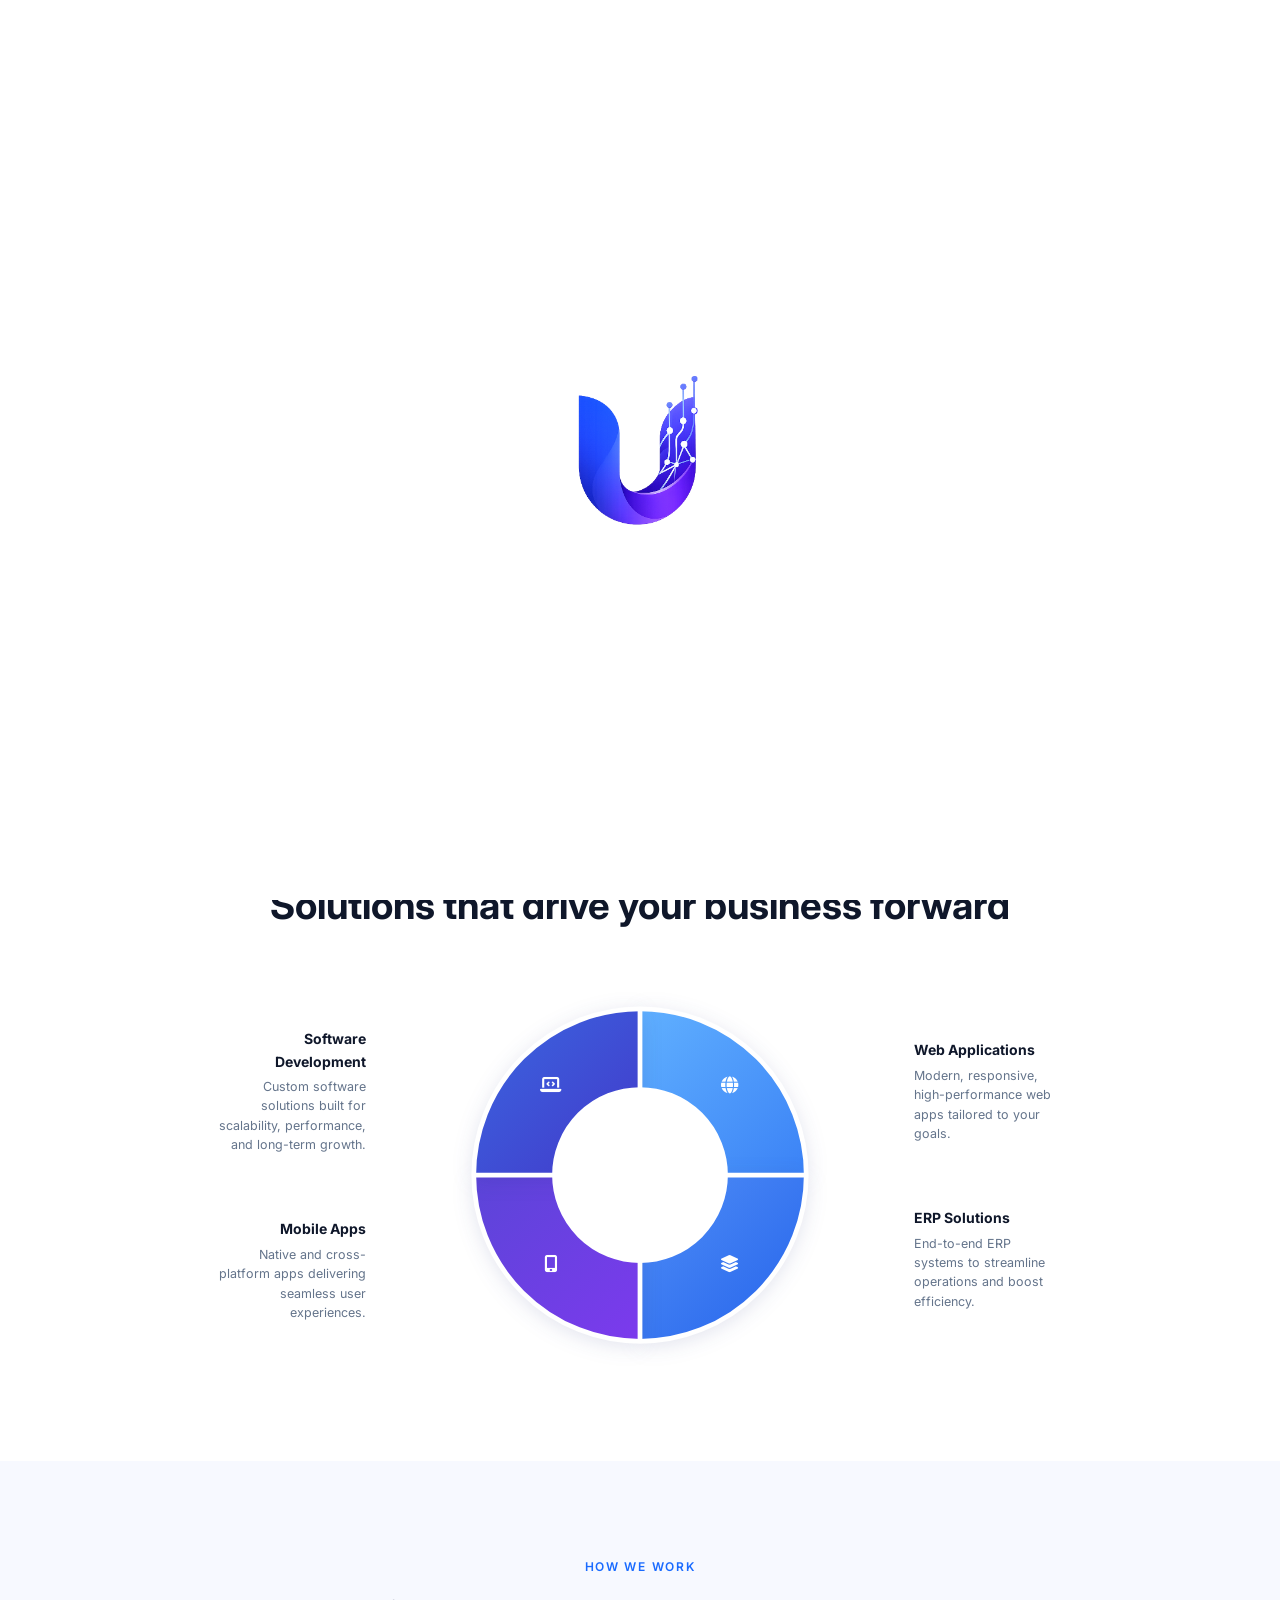
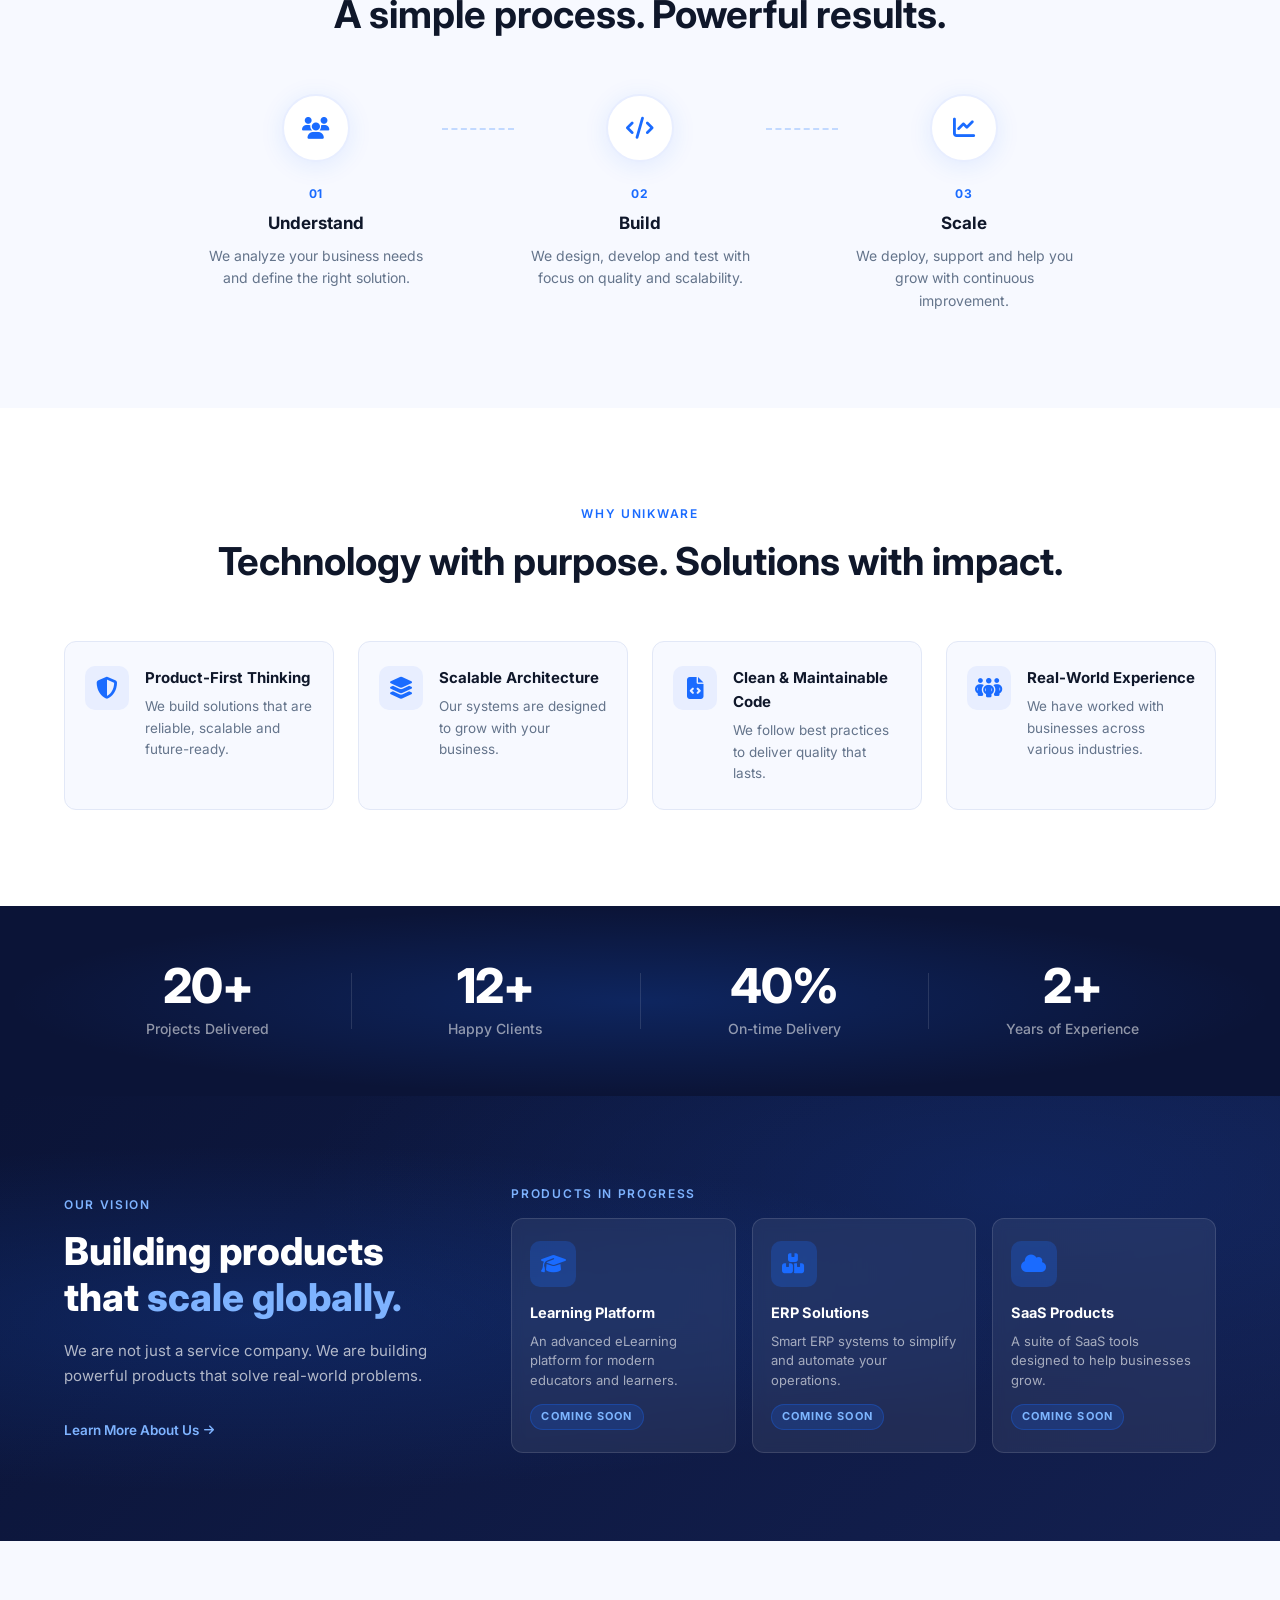
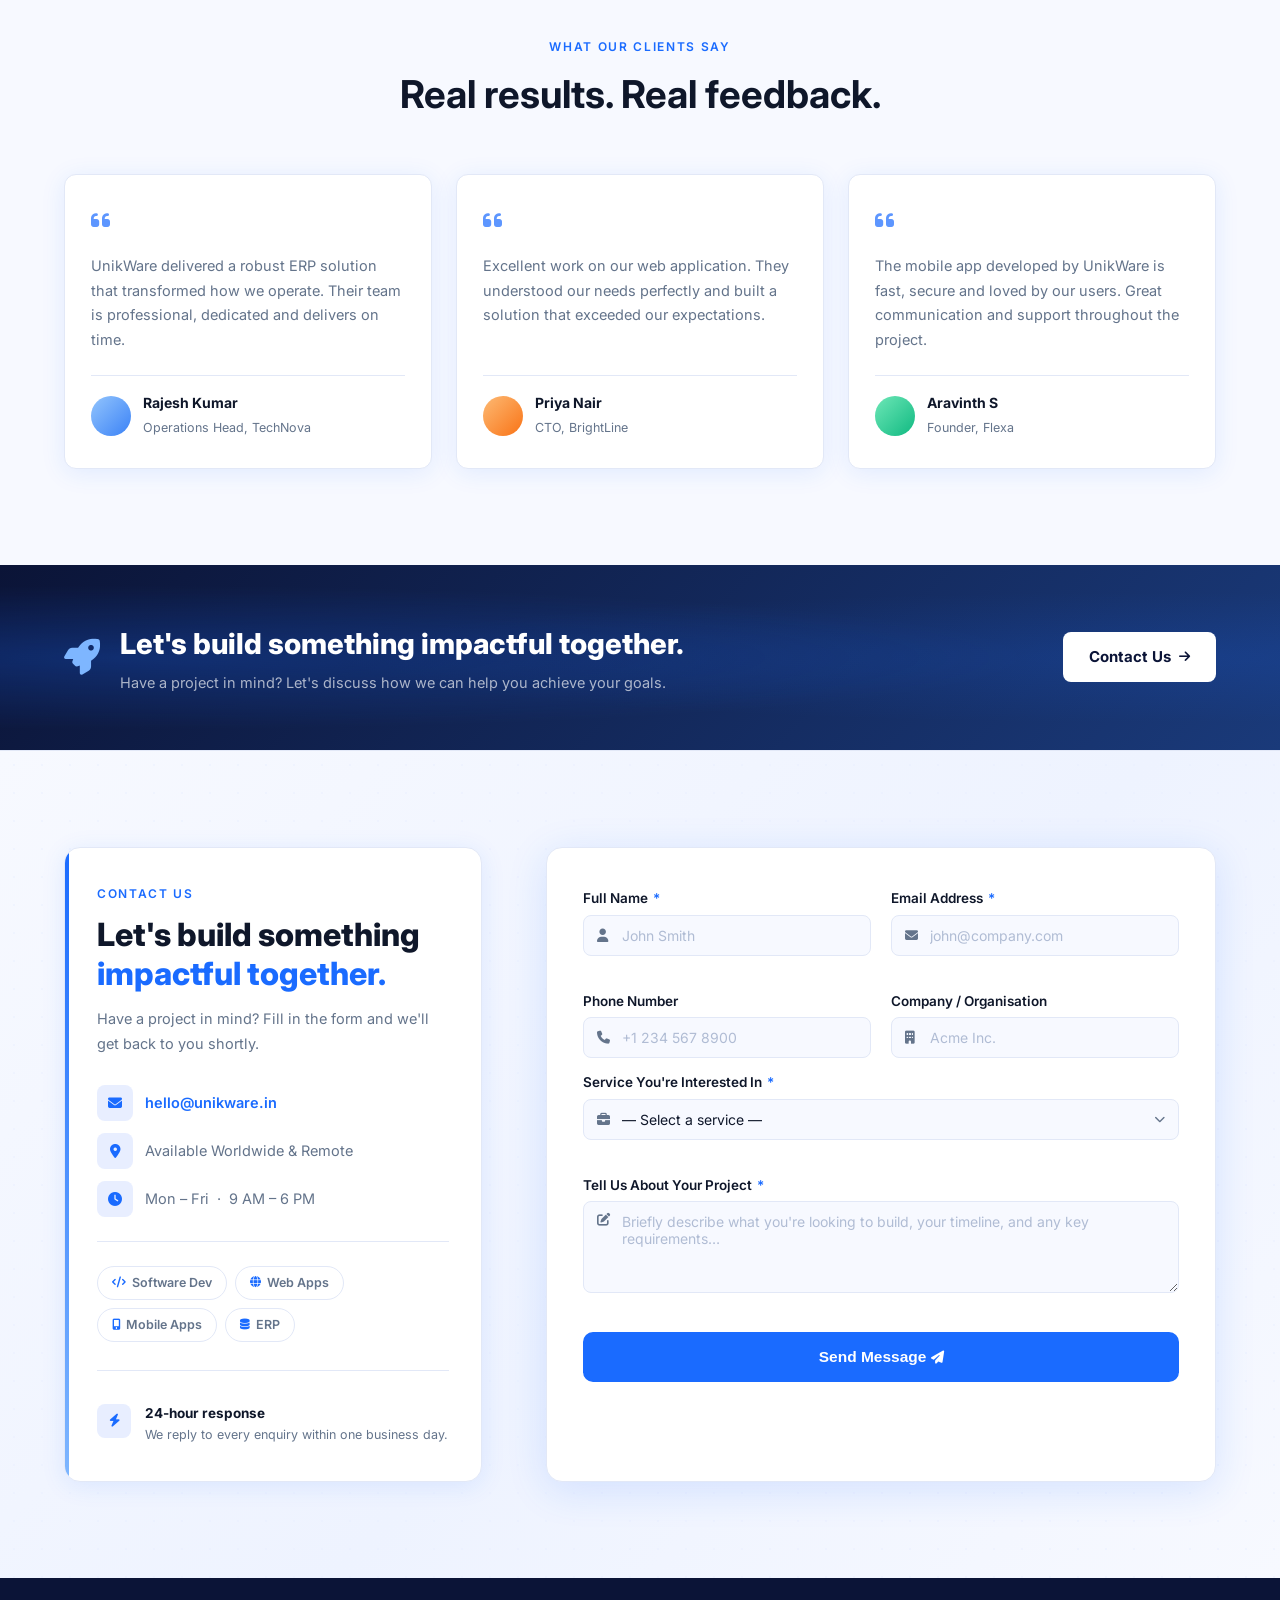
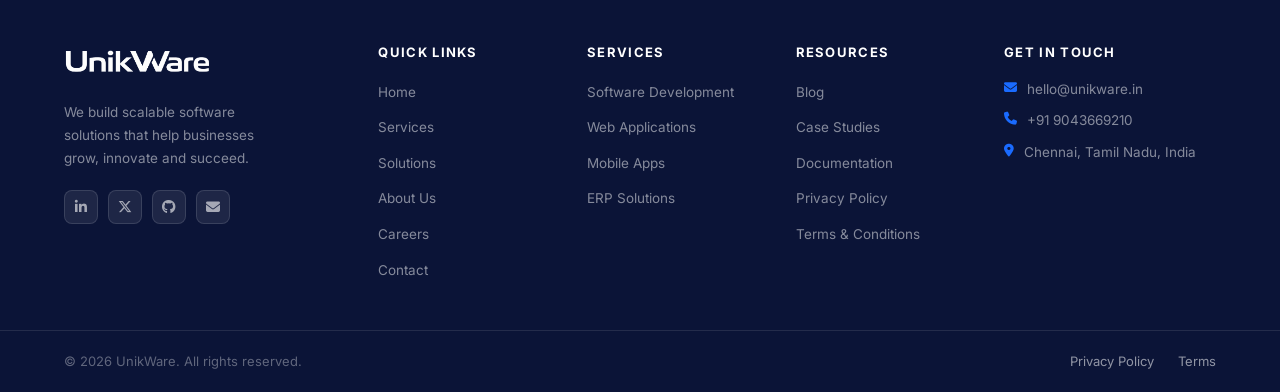
<file: index.html>
<!DOCTYPE html>
<html lang="en">
<head>
  <meta charset="UTF-8" />
  <meta name="viewport" content="width=device-width, initial-scale=1.0" />
  <!-- <title>UnikWare – Building Scalable Software for the Digital Future</title> -->
   <title>UnikWare | Software Development & Digital Solutions</title>

<meta name="description"
content="UnikWare builds scalable software solutions, web applications, mobile apps, and ERP systems for modern businesses.">

<meta name="keywords"
content="software company, web development, mobile app development, ERP software, software solutions, UnikWare">

<meta name="author" content="UnikWare">

<meta property="og:title" content="UnikWare">
<meta property="og:description"
content="Building scalable software for the digital future.">
<meta property="og:image" content="https://unikware.in/assets/preview.png">
<meta property="og:url" content="https://unikware.in">

<meta name="robots" content="index, follow">
  <link rel="icon" type="image/png" href="assets/images/favicon.png" />
  <link rel="stylesheet" href="https://cdnjs.cloudflare.com/ajax/libs/font-awesome/6.5.2/css/all.min.css" />
  <link rel="stylesheet" href="assets/css/style.css" />
  <link href="https://fonts.googleapis.com/css2?family=Inter:wght@400;500;600;700;800&display=swap" rel="stylesheet" />
  <script>try{var t=localStorage.getItem('uw-theme');if(t)document.documentElement.setAttribute('data-theme',t);else if(window.matchMedia('(prefers-color-scheme:dark)').matches)document.documentElement.setAttribute('data-theme','dark');}catch(e){}</script>
</head>
<body>

  <!-- ═══════════ SPLASH SCREEN ═══════════ -->
  <div class="splash-screen" id="splashScreen">
    <div class="splash-inner">
      <img src="assets/images/favicon.png" alt="UnikWare" class="splash-logo" />
    </div>
  </div>

  <!-- ═══════════ NAVBAR ═══════════ -->
  <header class="navbar" id="navbar">
    <div class="container nav-inner">
      <a href="#" class="logo"><img src="assets/images/logo.png" alt="UnikWare" class="logo-img" /></a>
      <nav class="nav-links" id="navLinks">
        <a href="#home" class="active">Home</a>
        <a href="#services">Services</a>
        <a href="#solutions">Solutions</a>
        <a href="#about">About Us</a>
        <a href="#careers">Careers</a>
        <a href="#contact">Contact</a>
      </nav>
      <a href="#contact" class="btn btn-primary nav-cta">Get in Touch <i class="fa-solid fa-arrow-right arrow"></i></a>
      <button class="theme-toggle" id="themeToggle" aria-label="Toggle dark mode">
        <i class="fa-solid fa-moon" id="themeIcon"></i>
      </button>
      <button class="hamburger" id="hamburger" aria-label="Toggle navigation">
        <span></span><span></span><span></span>
      </button>
    </div>
  </header>

  <!-- ═══════════ HERO ═══════════ -->
  <section class="hero" id="home">
    <div class="container hero-inner">
      <div class="hero-text" data-animate>
        <div class="badge">SOFTWARE. SOLUTIONS. GROWTH.</div>
        <h1>Building Scalable Software for the <span class="highlight">Digital Future</span></h1>
        <p>We design and develop powerful software, web applications, mobile apps, and ERP solutions for modern businesses.</p>
        <div class="hero-btns">
          <a href="#contact" class="btn btn-primary">Get Started <i class="fa-solid fa-arrow-right arrow"></i></a>
          <a href="#solutions" class="btn btn-outline">View Solutions <i class="fa-solid fa-arrow-right arrow"></i></a>
        </div>
        <div class="hero-social-proof">
          <div class="proof-avatars">
            <span class="avatar av1"></span>
            <span class="avatar av2"></span>
            <span class="avatar av3"></span>
          </div>
          <div class="proof-text">
            <span class="proof-rating"><i class="fa-solid fa-star"></i><i class="fa-solid fa-star"></i><i class="fa-solid fa-star"></i><i class="fa-solid fa-star"></i><i class="fa-solid fa-star"></i> <strong>5.0</strong></span>
            <span class="proof-label">Trusted by businesses across industries</span>
          </div>
        </div>
      </div>
      <div class="hero-visual" data-animate data-delay="200">
        <img src="assets/images/u2.png" alt="UnikWare Platform" class="hero-img" id="heroImg" />
      </div>
    </div>
  </section>

  <!-- ═══════════ SERVICES ═══════════ -->
  <section class="services section-pad" id="services">
    <div class="container">
      <div class="section-label">OUR SERVICES</div>
      <h2 class="section-title">Solutions that drive your business forward</h2>

      <div class="svc-circle-wrap">

        <!-- Left labels -->
        <div class="svc-labels svc-labels-left">
          <div class="svc-label" data-seg="3">
            <h4>Software Development</h4>
            <p>Custom software solutions built for scalability, performance, and long-term growth.</p>
          </div>
          <div class="svc-label" data-seg="2">
            <h4>Mobile Apps</h4>
            <p>Native and cross-platform apps delivering seamless user experiences.</p>
          </div>
        </div>

        <!-- SVG Donut -->
        <div class="svc-donut-wrap">
          <svg class="svc-donut" viewBox="0 0 400 400" xmlns="http://www.w3.org/2000/svg">
            <defs>
              <linearGradient id="sg0" x1="0%" y1="0%" x2="100%" y2="100%"><stop offset="0%" stop-color="#60b0ff"/><stop offset="100%" stop-color="#3b82f6"/></linearGradient>
              <linearGradient id="sg1" x1="0%" y1="0%" x2="100%" y2="100%"><stop offset="0%" stop-color="#4f8ef7"/><stop offset="100%" stop-color="#2563eb"/></linearGradient>
              <linearGradient id="sg2" x1="0%" y1="0%" x2="100%" y2="100%"><stop offset="0%" stop-color="#5b45d8"/><stop offset="100%" stop-color="#7c3aed"/></linearGradient>
              <linearGradient id="sg3" x1="0%" y1="0%" x2="100%" y2="100%"><stop offset="0%" stop-color="#3a67e0"/><stop offset="100%" stop-color="#4338ca"/></linearGradient>
              <filter id="seg-shadow" x="-20%" y="-20%" width="140%" height="140%">
                <feDropShadow dx="0" dy="4" stdDeviation="8" flood-color="rgba(30,40,120,0.18)"/>
              </filter>
            </defs>
            <!-- seg 0: top-right (-90 to 0 deg) -->
            <path class="svc-seg" data-seg="0" data-title="Web Applications" data-icon="fa-globe" data-color="#3b82f6" d="M200,200 L200,25 A175,175 0 0,1 375,200 Z" fill="url(#sg0)" />
            <!-- seg 1: bottom-right (0 to 90 deg) -->
            <path class="svc-seg" data-seg="1" data-title="ERP Solutions" data-icon="fa-layer-group" data-color="#2563eb" d="M200,200 L375,200 A175,175 0 0,1 200,375 Z" fill="url(#sg1)" />
            <!-- seg 2: bottom-left (90 to 180 deg) -->
            <path class="svc-seg" data-seg="2" data-title="Mobile Apps" data-icon="fa-mobile-screen-button" data-color="#7c3aed" d="M200,200 L200,375 A175,175 0 0,1 25,200 Z" fill="url(#sg2)" />
            <!-- seg 3: top-left (180 to 270 deg) -->
            <path class="svc-seg" data-seg="3" data-title="Software Dev" data-icon="fa-laptop-code" data-color="#4338ca" d="M200,200 L25,200 A175,175 0 0,1 200,25 Z" fill="url(#sg3)" />
            <!-- Inner hole -->
            <circle cx="200" cy="200" r="90" fill="white"/>
            <!-- Gaps -->
            <circle cx="200" cy="200" r="175" fill="none" stroke="white" stroke-width="5"/>
            <circle cx="200" cy="200" r="90"  fill="none" stroke="white" stroke-width="5"/>
            <line x1="200" y1="25"  x2="200" y2="200" stroke="white" stroke-width="5"/>
            <line x1="375" y1="200" x2="200" y2="200" stroke="white" stroke-width="5"/>
            <line x1="200" y1="375" x2="200" y2="200" stroke="white" stroke-width="5"/>
            <line x1="25"  y1="200" x2="200" y2="200" stroke="white" stroke-width="5"/>
            <!-- Icons centred at midpoint radius=132.5, midangle of each 90° segment -->
            <!-- seg0 midangle=-45°: (294,106) -->
            <foreignObject class="svc-fo" data-seg="0" x="272" y="84"  width="44" height="44"><div class="svc-fo-inner"><i class="fa-solid fa-globe"></i></div></foreignObject>
            <!-- seg1 midangle=45°: (294,294) -->
            <foreignObject class="svc-fo" data-seg="1" x="272" y="272" width="44" height="44"><div class="svc-fo-inner"><i class="fa-solid fa-layer-group"></i></div></foreignObject>
            <!-- seg2 midangle=135°: (106,294) -->
            <foreignObject class="svc-fo" data-seg="2" x="84"  y="272" width="44" height="44"><div class="svc-fo-inner"><i class="fa-solid fa-mobile-screen-button"></i></div></foreignObject>
            <!-- seg3 midangle=225°: (106,106) -->
            <foreignObject class="svc-fo" data-seg="3" x="84"  y="84"  width="44" height="44"><div class="svc-fo-inner"><i class="fa-solid fa-laptop-code"></i></div></foreignObject>
          </svg>
          <!-- Center popup shown on segment hover -->
          <div class="svc-center" id="svcCenter">
            <i class="svc-center-icon fa-solid fa-circle-dot"></i>
            <span class="svc-center-title">Our Services</span>
          </div>
        </div>

        <!-- Right labels -->
        <div class="svc-labels svc-labels-right">
          <div class="svc-label" data-seg="0">
            <h4>Web Applications</h4>
            <p>Modern, responsive, high-performance web apps tailored to your goals.</p>
          </div>
          <div class="svc-label" data-seg="1">
            <h4>ERP Solutions</h4>
            <p>End-to-end ERP systems to streamline operations and boost efficiency.</p>
          </div>
        </div>

      </div>
    </div>
  </section>

  <!-- ═══════════ HOW WE WORK ═══════════ -->
  <section class="process section-pad" id="solutions">
    <div class="container">
      <div class="section-label">HOW WE WORK</div>
      <h2 class="section-title">A simple process. Powerful results.</h2>
      <div class="process-steps">
        <div class="step" data-animate>
          <div class="step-icon-wrap">
            <i class="fa-solid fa-users"></i>
          </div>
          <div class="step-content">
            <div class="step-number">01</div>
            <h3>Understand</h3>
            <p>We analyze your business needs and define the right solution.</p>
          </div>
        </div>
        <div class="step-connector" aria-hidden="true"></div>
        <div class="step" data-animate data-delay="150">
          <div class="step-icon-wrap">
            <i class="fa-solid fa-code"></i>
          </div>
          <div class="step-content">
            <div class="step-number">02</div>
            <h3>Build</h3>
            <p>We design, develop and test with focus on quality and scalability.</p>
          </div>
        </div>
        <div class="step-connector" aria-hidden="true"></div>
        <div class="step" data-animate data-delay="300">
          <div class="step-icon-wrap">
            <i class="fa-solid fa-chart-line"></i>
          </div>
          <div class="step-content">
            <div class="step-number">03</div>
            <h3>Scale</h3>
            <p>We deploy, support and help you grow with continuous improvement.</p>
          </div>
        </div>
      </div>
    </div>
  </section>

  <!-- ═══════════ WHY UNIKWARE ═══════════ -->
  <section class="why section-pad" id="about">
    <div class="container">
      <div class="section-label">WHY UNIKWARE</div>
      <h2 class="section-title">Technology with purpose. Solutions with impact.</h2>
      <div class="why-grid">
        <div class="why-item" data-animate>
          <div class="why-icon">
            <i class="fa-solid fa-shield-halved"></i>
          </div>
          <div>
            <h4>Product-First Thinking</h4>
            <p>We build solutions that are reliable, scalable and future-ready.</p>
          </div>
        </div>
        <div class="why-item" data-animate data-delay="100">
          <div class="why-icon">
            <i class="fa-solid fa-layer-group"></i>
          </div>
          <div>
            <h4>Scalable Architecture</h4>
            <p>Our systems are designed to grow with your business.</p>
          </div>
        </div>
        <div class="why-item" data-animate data-delay="200">
          <div class="why-icon">
            <i class="fa-solid fa-file-code"></i>
          </div>
          <div>
            <h4>Clean &amp; Maintainable Code</h4>
            <p>We follow best practices to deliver quality that lasts.</p>
          </div>
        </div>
        <div class="why-item" data-animate data-delay="300">
          <div class="why-icon">
            <i class="fa-solid fa-people-group"></i>
          </div>
          <div>
            <h4>Real-World Experience</h4>
            <p>We have worked with businesses across various industries.</p>
          </div>
        </div>
      </div>
    </div>
  </section>

  <!-- ═══════════ STATS BAND ═══════════ -->
  <section class="stats-band">
    <div class="container stats-inner">
      <div class="stat-item" data-animate>
        <div class="stat-num" data-count="50" data-suffix="+">50+</div>
        <div class="stat-desc">Projects Delivered</div>
      </div>
      <div class="stat-divider"></div>
      <div class="stat-item" data-animate data-delay="100">
        <div class="stat-num" data-count="30" data-suffix="+">30+</div>
        <div class="stat-desc">Happy Clients</div>
      </div>
      <div class="stat-divider"></div>
      <div class="stat-item" data-animate data-delay="200">
        <div class="stat-num" data-count="98" data-suffix="%">98%</div>
        <div class="stat-desc">On-time Delivery</div>
      </div>
      <div class="stat-divider"></div>
      <div class="stat-item" data-animate data-delay="300">
        <div class="stat-num" data-count="5" data-suffix="+">5+</div>
        <div class="stat-desc">Years of Experience</div>
      </div>
    </div>
  </section>

  <!-- ═══════════ VISION + COMING SOON ═══════════ -->
  <section class="vision-section" id="careers">
    <div class="vision-bg">
      <div class="container vision-inner">
        <div class="vision-left" data-animate>
          <div class="section-label light">OUR VISION</div>
          <h2>Building products that <span class="highlight-light">scale globally.</span></h2>
          <p>We are not just a service company. We are building powerful products that solve real-world problems.</p>
          <a href="#about" class="learn-more light">Learn More About Us <i class="fa-solid fa-arrow-right arrow"></i></a>
        </div>
        <div class="vision-right">
          <div class="section-label light">PRODUCTS IN PROGRESS</div>
          <div class="coming-cards">
            <div class="coming-card" data-animate>
              <div class="coming-icon">
                <i class="fa-solid fa-graduation-cap"></i>
              </div>
              <h4>Learning Platform</h4>
              <p>An advanced eLearning platform for modern educators and learners.</p>
              <span class="coming-tag">Coming Soon</span>
            </div>
            <div class="coming-card" data-animate data-delay="100">
              <div class="coming-icon">
                <i class="fa-solid fa-boxes-stacked"></i>
              </div>
              <h4>ERP Solutions</h4>
              <p>Smart ERP systems to simplify and automate your operations.</p>
              <span class="coming-tag">Coming Soon</span>
            </div>
            <div class="coming-card" data-animate data-delay="200">
              <div class="coming-icon">
                <i class="fa-solid fa-cloud"></i>
              </div>
              <h4>SaaS Products</h4>
              <p>A suite of SaaS tools designed to help businesses grow.</p>
              <span class="coming-tag">Coming Soon</span>
            </div>
          </div>
        </div>
      </div>
    </div>
  </section>

  <!-- ═══════════ TESTIMONIALS ═══════════ -->
  <section class="testimonials section-pad" id="testimonials">
    <div class="container">
      <div class="section-label">WHAT OUR CLIENTS SAY</div>
      <h2 class="section-title">Real results. Real feedback.</h2>
      <div class="testi-grid">
        <div class="testi-card" data-animate>
          <div class="testi-quote"><i class="fa-solid fa-quote-left"></i></div>
          <p>UnikWare delivered a robust ERP solution that transformed how we operate. Their team is professional, dedicated and delivers on time.</p>
          <div class="testi-author">
            <span class="testi-avatar ta1"></span>
            <div>
              <strong>Rajesh Kumar</strong>
              <span>Operations Head, TechNova</span>
            </div>
          </div>
        </div>
        <div class="testi-card" data-animate data-delay="100">
          <div class="testi-quote"><i class="fa-solid fa-quote-left"></i></div>
          <p>Excellent work on our web application. They understood our needs perfectly and built a solution that exceeded our expectations.</p>
          <div class="testi-author">
            <span class="testi-avatar ta2"></span>
            <div>
              <strong>Priya Nair</strong>
              <span>CTO, BrightLine</span>
            </div>
          </div>
        </div>
        <div class="testi-card" data-animate data-delay="200">
          <div class="testi-quote"><i class="fa-solid fa-quote-left"></i></div>
          <p>The mobile app developed by UnikWare is fast, secure and loved by our users. Great communication and support throughout the project.</p>
          <div class="testi-author">
            <span class="testi-avatar ta3"></span>
            <div>
              <strong>Aravinth S</strong>
              <span>Founder, Flexa</span>
            </div>
          </div>
        </div>
      </div>
    </div>
  </section>

  <!-- ═══════════ CTA BANNER ═══════════ -->
  <section class="cta-banner">
    <div class="container cta-banner-inner">
      <div class="cta-banner-text" data-animate>
        <i class="fa-solid fa-rocket cta-banner-icon"></i>
        <div>
          <h2>Let's build something impactful together.</h2>
          <p>Have a project in mind? Let's discuss how we can help you achieve your goals.</p>
        </div>
      </div>
      <a href="#contact" class="btn btn-white" data-animate data-delay="100">Contact Us <i class="fa-solid fa-arrow-right arrow"></i></a>
    </div>
  </section>

  <!-- ═══════════ CONTACT ═══════════ -->
  <section class="contact-section section-pad" id="contact">
    <div class="contact-bg-dots"></div>
    <div class="container contact-inner">

      <!-- Left: info -->
      <div class="contact-info" data-animate>
        <div class="section-label">CONTACT US</div>
        <h2>Let's build something <span class="highlight">impactful together.</span></h2>
        <p>Have a project in mind? Fill in the form and we'll get back to you shortly.</p>
        <ul class="contact-meta">
          <li>
            <span class="contact-meta-icon"><i class="fa-solid fa-envelope"></i></span>
            <a href="mailto:hello@unikware.in">hello@unikware.in</a>
          </li>
          <li>
            <span class="contact-meta-icon"><i class="fa-solid fa-location-dot"></i></span>
            <span>Available Worldwide &amp; Remote</span>
          </li>
          <li>
            <span class="contact-meta-icon"><i class="fa-solid fa-clock"></i></span>
            <span>Mon – Fri &nbsp;·&nbsp; 9 AM – 6 PM</span>
          </li>
        </ul>
        <div class="contact-services-badges">
          <span class="badge-pill"><i class="fa-solid fa-code"></i> Software Dev</span>
          <span class="badge-pill"><i class="fa-solid fa-globe"></i> Web Apps</span>
          <span class="badge-pill"><i class="fa-solid fa-mobile-screen-button"></i> Mobile Apps</span>
          <span class="badge-pill"><i class="fa-solid fa-database"></i> ERP</span>
        </div>

        <div class="contact-assurance">
          <div class="assurance-item">
            <span class="assurance-icon"><i class="fa-solid fa-bolt"></i></span>
            <div>
              <strong>24-hour response</strong>
              <p>We reply to every enquiry within one business day.</p>
            </div>
          </div>
          <!-- <div class="assurance-item">
            <span class="assurance-icon"><i class="fa-solid fa-shield-halved"></i></span>
            <div>
              <strong>NDA on request</strong>
              <p>Your idea stays yours — confidentiality guaranteed.</p>
            </div>
          </div>
          <div class="assurance-item">
            <span class="assurance-icon"><i class="fa-solid fa-comments"></i></span>
            <div>
              <strong>Free consultation</strong>
              <p>No commitment — just an honest chat about your project.</p>
            </div>
          </div> -->
        </div>
      </div>

      <!-- Right: form -->
      <div class="contact-form-wrap" data-animate data-delay="150">
        <form id="contactForm" novalidate>
          <div class="form-row">
            <div class="form-group">
              <label for="cf-name">Full Name <span class="req">*</span></label>
              <div class="input-wrap">
                <i class="fa-solid fa-user input-icon"></i>
                <input type="text" id="cf-name" name="from_name" placeholder="John Smith" required autocomplete="name" />
              </div>
              <span class="field-error" id="err-name"></span>
            </div>
            <div class="form-group">
              <label for="cf-email">Email Address <span class="req">*</span></label>
              <div class="input-wrap">
                <i class="fa-solid fa-envelope input-icon"></i>
                <input type="email" id="cf-email" name="from_email" placeholder="john@company.com" required autocomplete="email" />
              </div>
              <span class="field-error" id="err-email"></span>
            </div>
          </div>
          <div class="form-row">
            <div class="form-group">
              <label for="cf-phone">Phone Number</label>
              <div class="input-wrap">
                <i class="fa-solid fa-phone input-icon"></i>
                <input type="tel" id="cf-phone" name="phone" placeholder="+1 234 567 8900" autocomplete="tel" />
              </div>
            </div>
            <div class="form-group">
              <label for="cf-company">Company / Organisation</label>
              <div class="input-wrap">
                <i class="fa-solid fa-building input-icon"></i>
                <input type="text" id="cf-company" name="company" placeholder="Acme Inc." autocomplete="organization" />
              </div>
            </div>
          </div>
          <div class="form-group">
            <label for="cf-service">Service You're Interested In <span class="req">*</span></label>
            <div class="input-wrap select-wrap">
              <i class="fa-solid fa-briefcase input-icon"></i>
              <select id="cf-service" name="service" required>
                <option value="" disabled selected>— Select a service —</option>
                <option value="Software Development">Software Development</option>
                <option value="Web Applications">Web Applications</option>
                <option value="Mobile Apps">Mobile Apps</option>
                <option value="ERP Solutions">ERP Solutions</option>
                <option value="SaaS / Product">SaaS / Product</option>
                <option value="Other">Other / Not Sure Yet</option>
              </select>
              <i class="fa-solid fa-chevron-down select-arrow"></i>
            </div>
            <span class="field-error" id="err-service"></span>
          </div>
          <div class="form-group">
            <label for="cf-message">Tell Us About Your Project <span class="req">*</span></label>
            <div class="input-wrap textarea-wrap">
              <i class="fa-solid fa-pen-to-square input-icon"></i>
              <textarea id="cf-message" name="message" rows="4" placeholder="Briefly describe what you're looking to build, your timeline, and any key requirements…" required></textarea>
            </div>
            <span class="field-error" id="err-message"></span>
          </div>
          <button type="submit" class="btn btn-primary btn-submit" id="submitBtn">
            <span class="btn-label">Send Message <i class="fa-solid fa-paper-plane arrow"></i></span>
            <span class="btn-loading" hidden><i class="fa-solid fa-spinner fa-spin"></i> Sending…</span>
          </button>
          <div class="form-success" id="formSuccess" hidden>
            <i class="fa-solid fa-circle-check"></i>
            <div>
              <strong>Message sent!</strong>
              <p>Thanks for reaching out. We'll be in touch within 1 business day.</p>
            </div>
          </div>
          <div class="form-error-msg" id="formErrorMsg" hidden>
            <i class="fa-solid fa-triangle-exclamation"></i>
            <p>Something went wrong. Please email us directly at <a href="mailto:hello@unikware.in">hello@unikware.in</a>.</p>
          </div>
        </form>
      </div>

    </div>
  </section>

  <!-- ═══════════ FOOTER ═══════════ -->
  <footer class="footer">
    <div class="container footer-top">
      <div class="footer-col footer-brand">
        <a href="#" class="logo"><img src="assets/images/logo.png" alt="UnikWare" class="logo-img footer-logo-img" /></a>
        <p>We build scalable software solutions that help businesses grow, innovate and succeed.</p>
        <div class="footer-social">
          <a href="#" aria-label="LinkedIn"><i class="fa-brands fa-linkedin-in"></i></a>
          <a href="#" aria-label="Twitter"><i class="fa-brands fa-x-twitter"></i></a>
          <a href="#" aria-label="GitHub"><i class="fa-brands fa-github"></i></a>
          <a href="mailto:hello@unikware.in" aria-label="Email"><i class="fa-solid fa-envelope"></i></a>
        </div>
      </div>
      <div class="footer-col">
        <h5>Quick Links</h5>
        <ul>
          <li><a href="#home">Home</a></li>
          <li><a href="#services">Services</a></li>
          <li><a href="#solutions">Solutions</a></li>
          <li><a href="#about">About Us</a></li>
          <li><a href="#careers">Careers</a></li>
          <li><a href="#contact">Contact</a></li>
        </ul>
      </div>
      <div class="footer-col">
        <h5>Services</h5>
        <ul>
          <li><a href="#services">Software Development</a></li>
          <li><a href="#services">Web Applications</a></li>
          <li><a href="#services">Mobile Apps</a></li>
          <li><a href="#services">ERP Solutions</a></li>
        </ul>
      </div>
      <div class="footer-col">
        <h5>Resources</h5>
        <ul>
          <li><a href="#">Blog</a></li>
          <li><a href="#">Case Studies</a></li>
          <li><a href="#">Documentation</a></li>
          <li><a href="privacy-policy.html">Privacy Policy</a></li>
          <li><a href="terms-and-conditions.html">Terms &amp; Conditions</a></li>
        </ul>
      </div>
      <div class="footer-col">
        <h5>Get in Touch</h5>
        <ul class="footer-contact-list">
          <li><i class="fa-solid fa-envelope"></i><a href="mailto:hello@unikware.in">hello@unikware.in</a></li>
          <li><i class="fa-solid fa-phone"></i><a href="tel:+919043669210">+91 9043669210</a></li>
          <li><i class="fa-solid fa-location-dot"></i><span>Chennai, Tamil Nadu, India</span></li>
        </ul>
      </div>
    </div>
    <div class="footer-bottom">
      <div class="container footer-bottom-inner">
        <p>&copy; 2026 UnikWare. All rights reserved.</p>
        <div class="footer-links">
          <a href="privacy-policy.html">Privacy Policy</a>
          <a href="terms-and-conditions.html">Terms</a>
        </div>
      </div>
    </div>
  </footer>

  <script src="assets/js/script.js"></script>
</body>
</html>
</file>
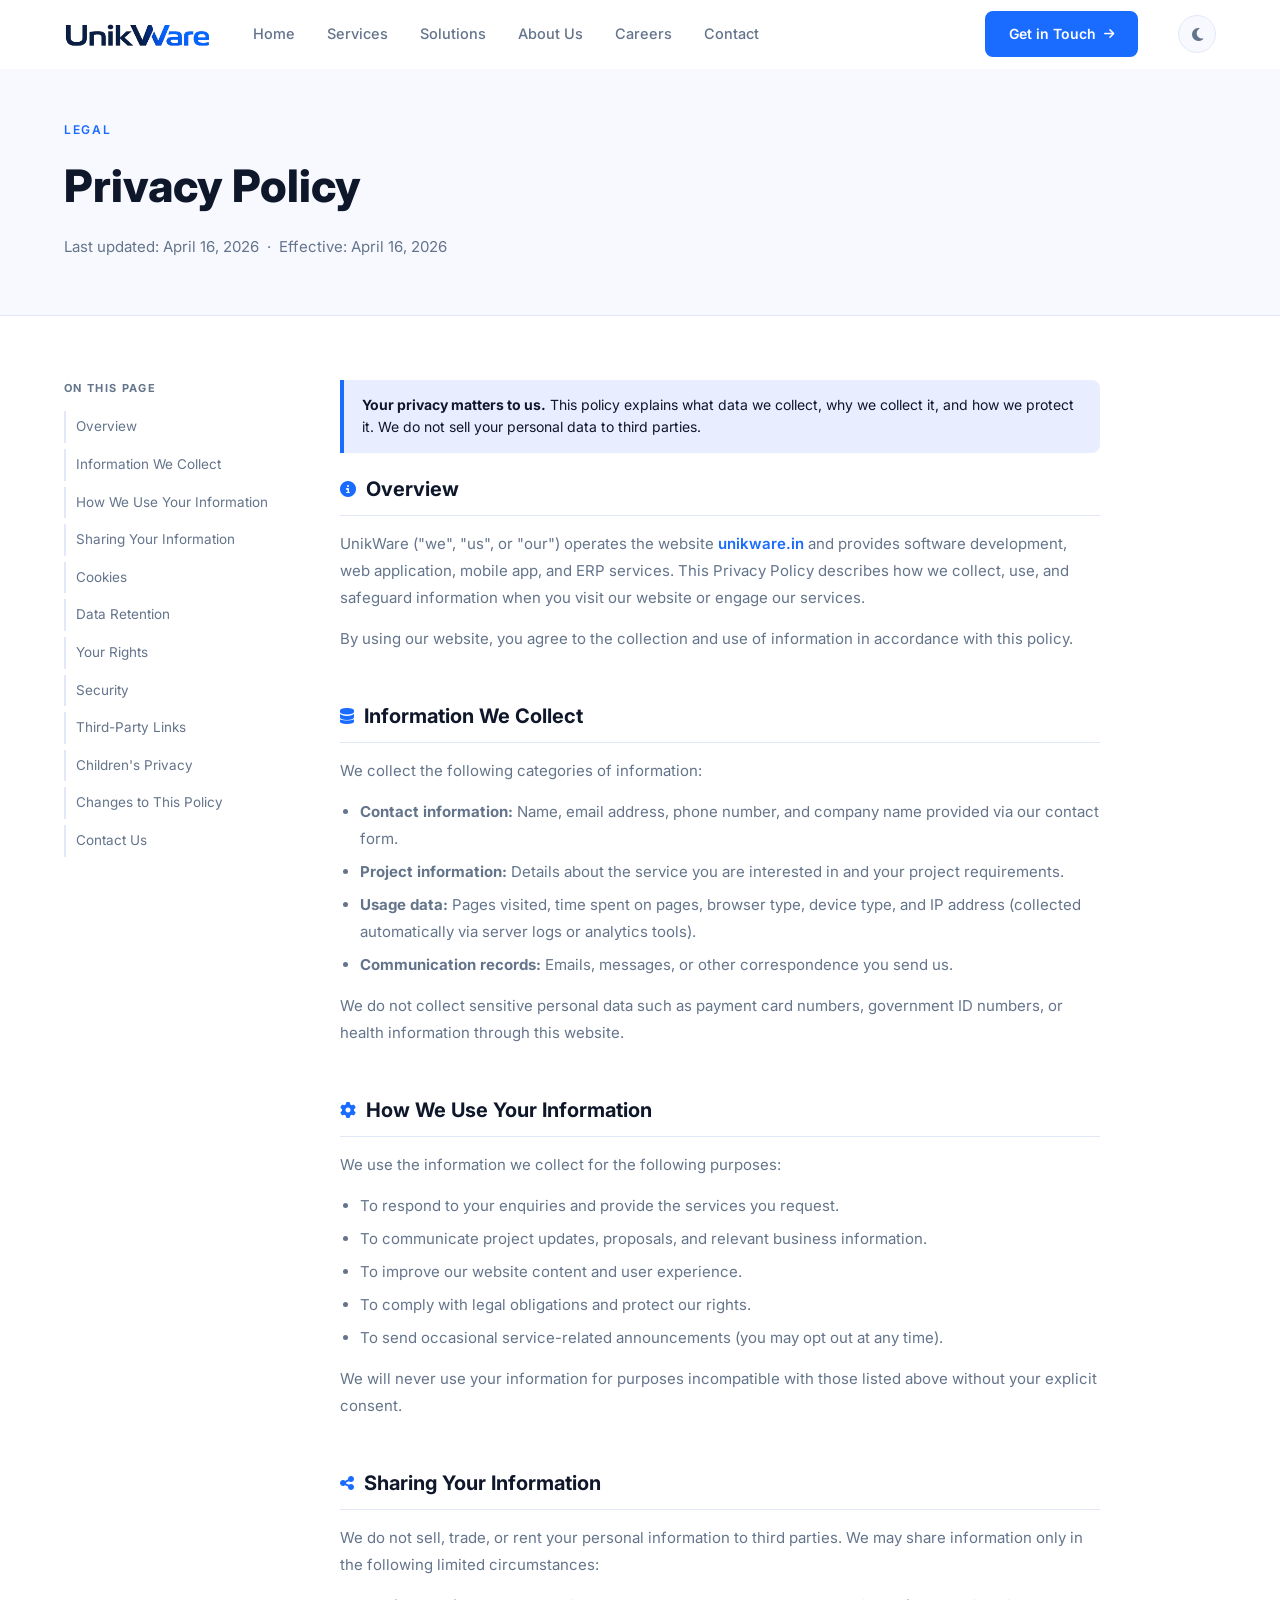
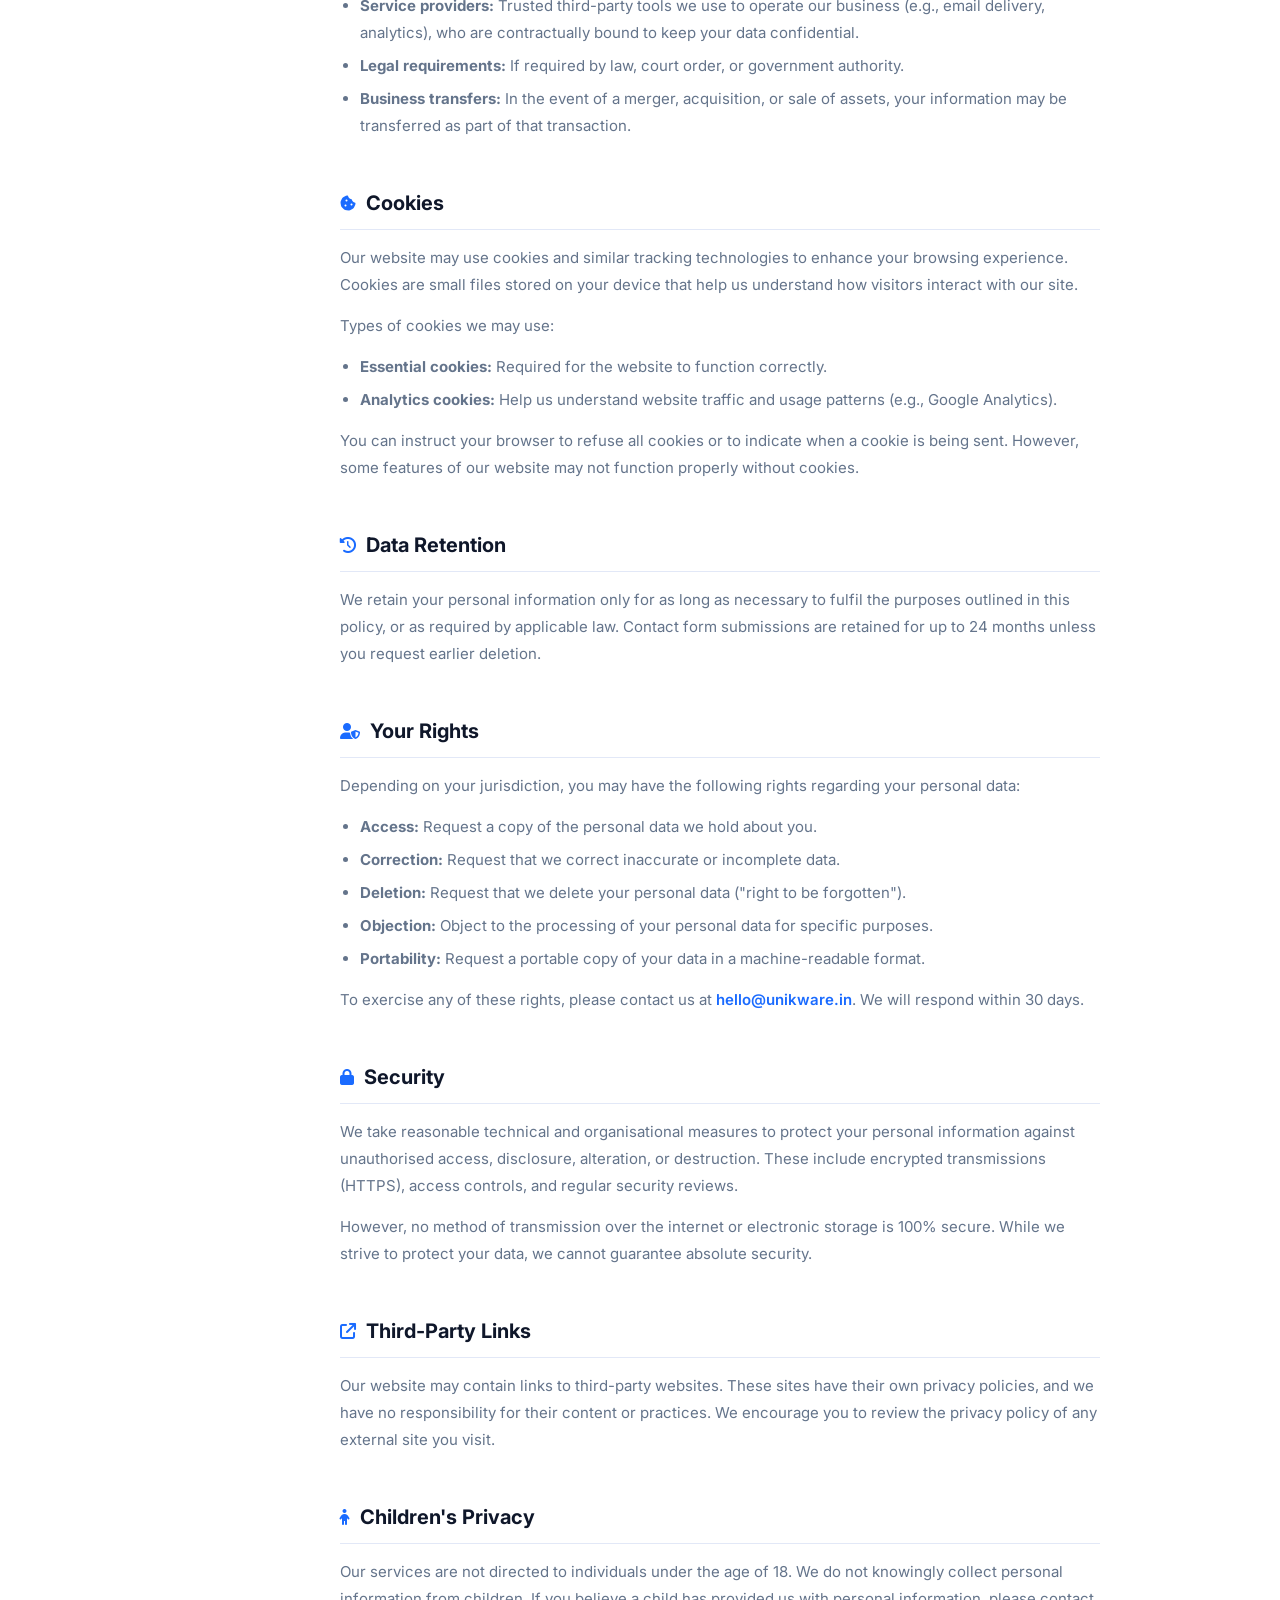
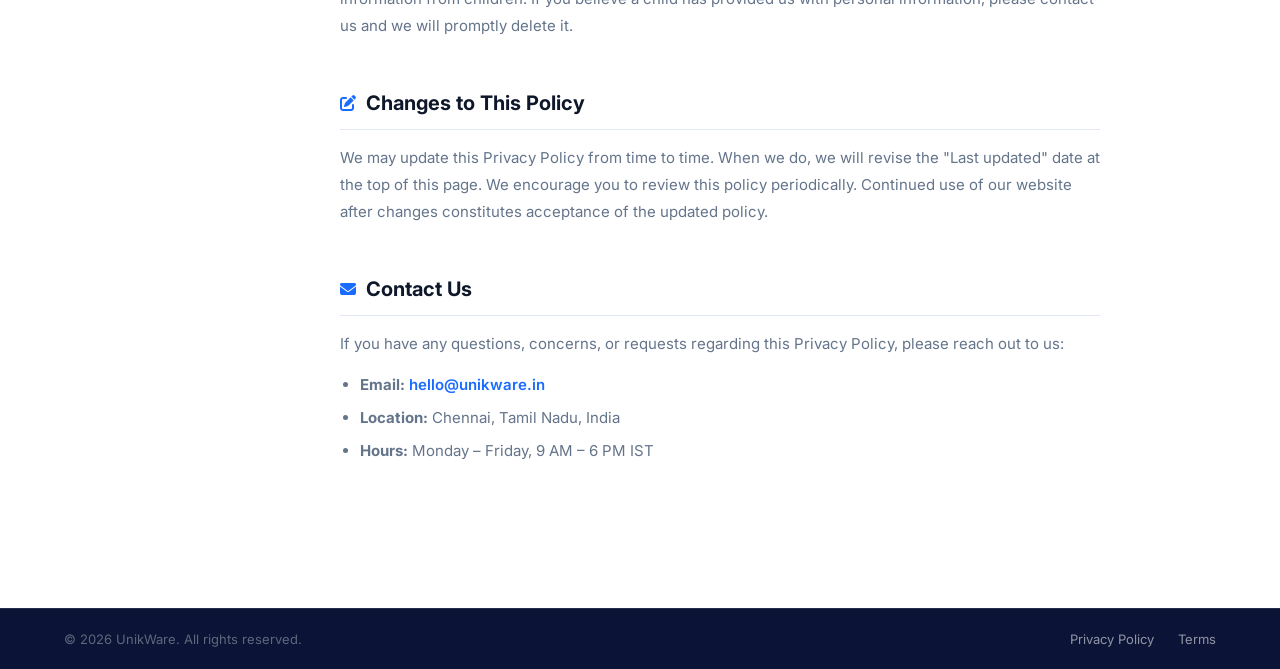
<file: privacy-policy.html>
<!DOCTYPE html>
<html lang="en">
<head>
  <meta charset="UTF-8" />
  <meta name="viewport" content="width=device-width, initial-scale=1.0" />
  <title>Privacy Policy – UnikWare</title>
  <link rel="icon" type="image/png" href="assets/images/favicon.png" />
  <link rel="stylesheet" href="https://cdnjs.cloudflare.com/ajax/libs/font-awesome/6.5.2/css/all.min.css" />
  <link rel="stylesheet" href="assets/css/style.css" />
  <link href="https://fonts.googleapis.com/css2?family=Inter:wght@400;500;600;700;800&display=swap" rel="stylesheet" />
  <script>try{var t=localStorage.getItem('uw-theme');if(t)document.documentElement.setAttribute('data-theme',t);else if(window.matchMedia('(prefers-color-scheme:dark)').matches)document.documentElement.setAttribute('data-theme','dark');}catch(e){}</script>
  <style>
    .legal-hero {
      background: var(--bg-soft);
      border-bottom: 1px solid var(--border);
      padding: 120px 0 56px;
    }
    .legal-hero .section-label { margin-bottom: 12px; }
    .legal-hero h1 {
      font-size: clamp(1.8rem, 4vw, 2.8rem);
      font-weight: 800;
      color: var(--text);
      margin-bottom: 12px;
    }
    .legal-hero p {
      font-size: 15px;
      color: var(--text-muted);
    }
    .legal-body {
      padding: 64px 0 96px;
      background: var(--bg);
    }
    .legal-layout {
      display: grid;
      grid-template-columns: 220px 1fr;
      gap: 56px;
      align-items: start;
    }
    /* Sticky TOC */
    .legal-toc {
      position: sticky;
      top: 96px;
    }
    .legal-toc h4 {
      font-size: 11px;
      font-weight: 700;
      text-transform: uppercase;
      letter-spacing: .12em;
      color: var(--text-muted);
      margin-bottom: 14px;
    }
    .legal-toc ul {
      list-style: none;
      display: flex;
      flex-direction: column;
      gap: 6px;
    }
    .legal-toc ul li a {
      font-size: 13.5px;
      color: var(--text-muted);
      text-decoration: none;
      padding: 5px 10px;
      border-left: 2px solid var(--border);
      display: block;
      transition: color .2s, border-color .2s;
    }
    .legal-toc ul li a:hover {
      color: var(--blue);
      border-color: var(--blue);
    }
    /* Content */
    .legal-content { max-width: 760px; }
    .legal-content section { margin-bottom: 48px; }
    .legal-content h2 {
      font-size: 1.25rem;
      font-weight: 700;
      color: var(--text);
      margin-bottom: 14px;
      padding-bottom: 10px;
      border-bottom: 1.5px solid var(--border);
      display: flex;
      align-items: center;
      gap: 10px;
    }
    .legal-content h2 i {
      color: var(--blue);
      font-size: 1rem;
    }
    .legal-content p {
      font-size: 15px;
      color: var(--text-muted);
      line-height: 1.8;
      margin-bottom: 14px;
    }
    .legal-content ul {
      padding-left: 20px;
      margin-bottom: 14px;
    }
    .legal-content ul li {
      font-size: 15px;
      color: var(--text-muted);
      line-height: 1.8;
      margin-bottom: 6px;
    }
    .legal-content a {
      color: var(--blue);
      text-decoration: none;
      font-weight: 600;
    }
    .legal-content a:hover { text-decoration: underline; }
    .legal-highlight {
      background: var(--blue-light);
      border-left: 4px solid var(--blue);
      border-radius: 0 8px 8px 0;
      padding: 14px 18px;
      font-size: 14px;
      color: var(--text);
      margin-bottom: 20px;
    }
    @media (max-width: 768px) {
      .legal-layout { grid-template-columns: 1fr; }
      .legal-toc { display: none; }
    }
  </style>
</head>
<body>

  <!-- ═══════════ NAVBAR ═══════════ -->
  <header class="navbar" id="navbar">
    <div class="container nav-inner">
      <a href="index.html" class="logo"><img src="assets/images/logo.png" alt="UnikWare" class="logo-img" /></a>
      <nav class="nav-links" id="navLinks">
        <a href="index.html">Home</a>
        <a href="index.html#services">Services</a>
        <a href="index.html#solutions">Solutions</a>
        <a href="index.html#about">About Us</a>
        <a href="index.html#careers">Careers</a>
        <a href="index.html#contact">Contact</a>
      </nav>
      <a href="index.html#contact" class="btn btn-primary nav-cta">Get in Touch <i class="fa-solid fa-arrow-right arrow"></i></a>
      <button class="theme-toggle" id="themeToggle" aria-label="Toggle dark mode">
        <i class="fa-solid fa-moon" id="themeIcon"></i>
      </button>
      <button class="hamburger" id="hamburger" aria-label="Toggle navigation">
        <span></span><span></span><span></span>
      </button>
    </div>
  </header>

  <!-- ═══════════ HERO ═══════════ -->
  <div class="legal-hero">
    <div class="container">
      <div class="section-label">LEGAL</div>
      <h1>Privacy Policy</h1>
      <p>Last updated: April 16, 2026 &nbsp;·&nbsp; Effective: April 16, 2026</p>
    </div>
  </div>

  <!-- ═══════════ BODY ═══════════ -->
  <div class="legal-body">
    <div class="container legal-layout">

      <!-- TOC -->
      <aside class="legal-toc">
        <h4>On this page</h4>
        <ul>
          <li><a href="#overview">Overview</a></li>
          <li><a href="#information-we-collect">Information We Collect</a></li>
          <li><a href="#how-we-use">How We Use Your Information</a></li>
          <li><a href="#sharing">Sharing Your Information</a></li>
          <li><a href="#cookies">Cookies</a></li>
          <li><a href="#data-retention">Data Retention</a></li>
          <li><a href="#your-rights">Your Rights</a></li>
          <li><a href="#security">Security</a></li>
          <li><a href="#third-party">Third-Party Links</a></li>
          <li><a href="#children">Children's Privacy</a></li>
          <li><a href="#changes">Changes to This Policy</a></li>
          <li><a href="#contact-us">Contact Us</a></li>
        </ul>
      </aside>

      <!-- Content -->
      <div class="legal-content">

        <div class="legal-highlight">
          <strong>Your privacy matters to us.</strong> This policy explains what data we collect, why we collect it, and how we protect it. We do not sell your personal data to third parties.
        </div>

        <section id="overview">
          <h2><i class="fa-solid fa-circle-info"></i> Overview</h2>
          <p>UnikWare ("we", "us", or "our") operates the website <a href="https://unikware.in">unikware.in</a> and provides software development, web application, mobile app, and ERP services. This Privacy Policy describes how we collect, use, and safeguard information when you visit our website or engage our services.</p>
          <p>By using our website, you agree to the collection and use of information in accordance with this policy.</p>
        </section>

        <section id="information-we-collect">
          <h2><i class="fa-solid fa-database"></i> Information We Collect</h2>
          <p>We collect the following categories of information:</p>
          <ul>
            <li><strong>Contact information:</strong> Name, email address, phone number, and company name provided via our contact form.</li>
            <li><strong>Project information:</strong> Details about the service you are interested in and your project requirements.</li>
            <li><strong>Usage data:</strong> Pages visited, time spent on pages, browser type, device type, and IP address (collected automatically via server logs or analytics tools).</li>
            <li><strong>Communication records:</strong> Emails, messages, or other correspondence you send us.</li>
          </ul>
          <p>We do not collect sensitive personal data such as payment card numbers, government ID numbers, or health information through this website.</p>
        </section>

        <section id="how-we-use">
          <h2><i class="fa-solid fa-gear"></i> How We Use Your Information</h2>
          <p>We use the information we collect for the following purposes:</p>
          <ul>
            <li>To respond to your enquiries and provide the services you request.</li>
            <li>To communicate project updates, proposals, and relevant business information.</li>
            <li>To improve our website content and user experience.</li>
            <li>To comply with legal obligations and protect our rights.</li>
            <li>To send occasional service-related announcements (you may opt out at any time).</li>
          </ul>
          <p>We will never use your information for purposes incompatible with those listed above without your explicit consent.</p>
        </section>

        <section id="sharing">
          <h2><i class="fa-solid fa-share-nodes"></i> Sharing Your Information</h2>
          <p>We do not sell, trade, or rent your personal information to third parties. We may share information only in the following limited circumstances:</p>
          <ul>
            <li><strong>Service providers:</strong> Trusted third-party tools we use to operate our business (e.g., email delivery, analytics), who are contractually bound to keep your data confidential.</li>
            <li><strong>Legal requirements:</strong> If required by law, court order, or government authority.</li>
            <li><strong>Business transfers:</strong> In the event of a merger, acquisition, or sale of assets, your information may be transferred as part of that transaction.</li>
          </ul>
        </section>

        <section id="cookies">
          <h2><i class="fa-solid fa-cookie-bite"></i> Cookies</h2>
          <p>Our website may use cookies and similar tracking technologies to enhance your browsing experience. Cookies are small files stored on your device that help us understand how visitors interact with our site.</p>
          <p>Types of cookies we may use:</p>
          <ul>
            <li><strong>Essential cookies:</strong> Required for the website to function correctly.</li>
            <li><strong>Analytics cookies:</strong> Help us understand website traffic and usage patterns (e.g., Google Analytics).</li>
          </ul>
          <p>You can instruct your browser to refuse all cookies or to indicate when a cookie is being sent. However, some features of our website may not function properly without cookies.</p>
        </section>

        <section id="data-retention">
          <h2><i class="fa-solid fa-clock-rotate-left"></i> Data Retention</h2>
          <p>We retain your personal information only for as long as necessary to fulfil the purposes outlined in this policy, or as required by applicable law. Contact form submissions are retained for up to 24 months unless you request earlier deletion.</p>
        </section>

        <section id="your-rights">
          <h2><i class="fa-solid fa-user-shield"></i> Your Rights</h2>
          <p>Depending on your jurisdiction, you may have the following rights regarding your personal data:</p>
          <ul>
            <li><strong>Access:</strong> Request a copy of the personal data we hold about you.</li>
            <li><strong>Correction:</strong> Request that we correct inaccurate or incomplete data.</li>
            <li><strong>Deletion:</strong> Request that we delete your personal data ("right to be forgotten").</li>
            <li><strong>Objection:</strong> Object to the processing of your personal data for specific purposes.</li>
            <li><strong>Portability:</strong> Request a portable copy of your data in a machine-readable format.</li>
          </ul>
          <p>To exercise any of these rights, please contact us at <a href="mailto:hello@unikware.in">hello@unikware.in</a>. We will respond within 30 days.</p>
        </section>

        <section id="security">
          <h2><i class="fa-solid fa-lock"></i> Security</h2>
          <p>We take reasonable technical and organisational measures to protect your personal information against unauthorised access, disclosure, alteration, or destruction. These include encrypted transmissions (HTTPS), access controls, and regular security reviews.</p>
          <p>However, no method of transmission over the internet or electronic storage is 100% secure. While we strive to protect your data, we cannot guarantee absolute security.</p>
        </section>

        <section id="third-party">
          <h2><i class="fa-solid fa-arrow-up-right-from-square"></i> Third-Party Links</h2>
          <p>Our website may contain links to third-party websites. These sites have their own privacy policies, and we have no responsibility for their content or practices. We encourage you to review the privacy policy of any external site you visit.</p>
        </section>

        <section id="children">
          <h2><i class="fa-solid fa-child"></i> Children's Privacy</h2>
          <p>Our services are not directed to individuals under the age of 18. We do not knowingly collect personal information from children. If you believe a child has provided us with personal information, please contact us and we will promptly delete it.</p>
        </section>

        <section id="changes">
          <h2><i class="fa-solid fa-pen-to-square"></i> Changes to This Policy</h2>
          <p>We may update this Privacy Policy from time to time. When we do, we will revise the "Last updated" date at the top of this page. We encourage you to review this policy periodically. Continued use of our website after changes constitutes acceptance of the updated policy.</p>
        </section>

        <section id="contact-us">
          <h2><i class="fa-solid fa-envelope"></i> Contact Us</h2>
          <p>If you have any questions, concerns, or requests regarding this Privacy Policy, please reach out to us:</p>
          <ul>
            <li><strong>Email:</strong> <a href="mailto:hello@unikware.in">hello@unikware.in</a></li>
            <li><strong>Location:</strong> Chennai, Tamil Nadu, India</li>
            <li><strong>Hours:</strong> Monday – Friday, 9 AM – 6 PM IST</li>
          </ul>
        </section>

      </div>
    </div>
  </div>

  <!-- ═══════════ FOOTER ═══════════ -->
  <footer class="footer">
    <div class="footer-bottom">
      <div class="container footer-bottom-inner">
        <p>&copy; 2026 UnikWare. All rights reserved.</p>
        <div class="footer-links">
          <a href="privacy-policy.html">Privacy Policy</a>
          <a href="terms-and-conditions.html">Terms</a>
        </div>
      </div>
    </div>
  </footer>

  <script src="assets/js/script.js"></script>
</body>
</html>
</file>
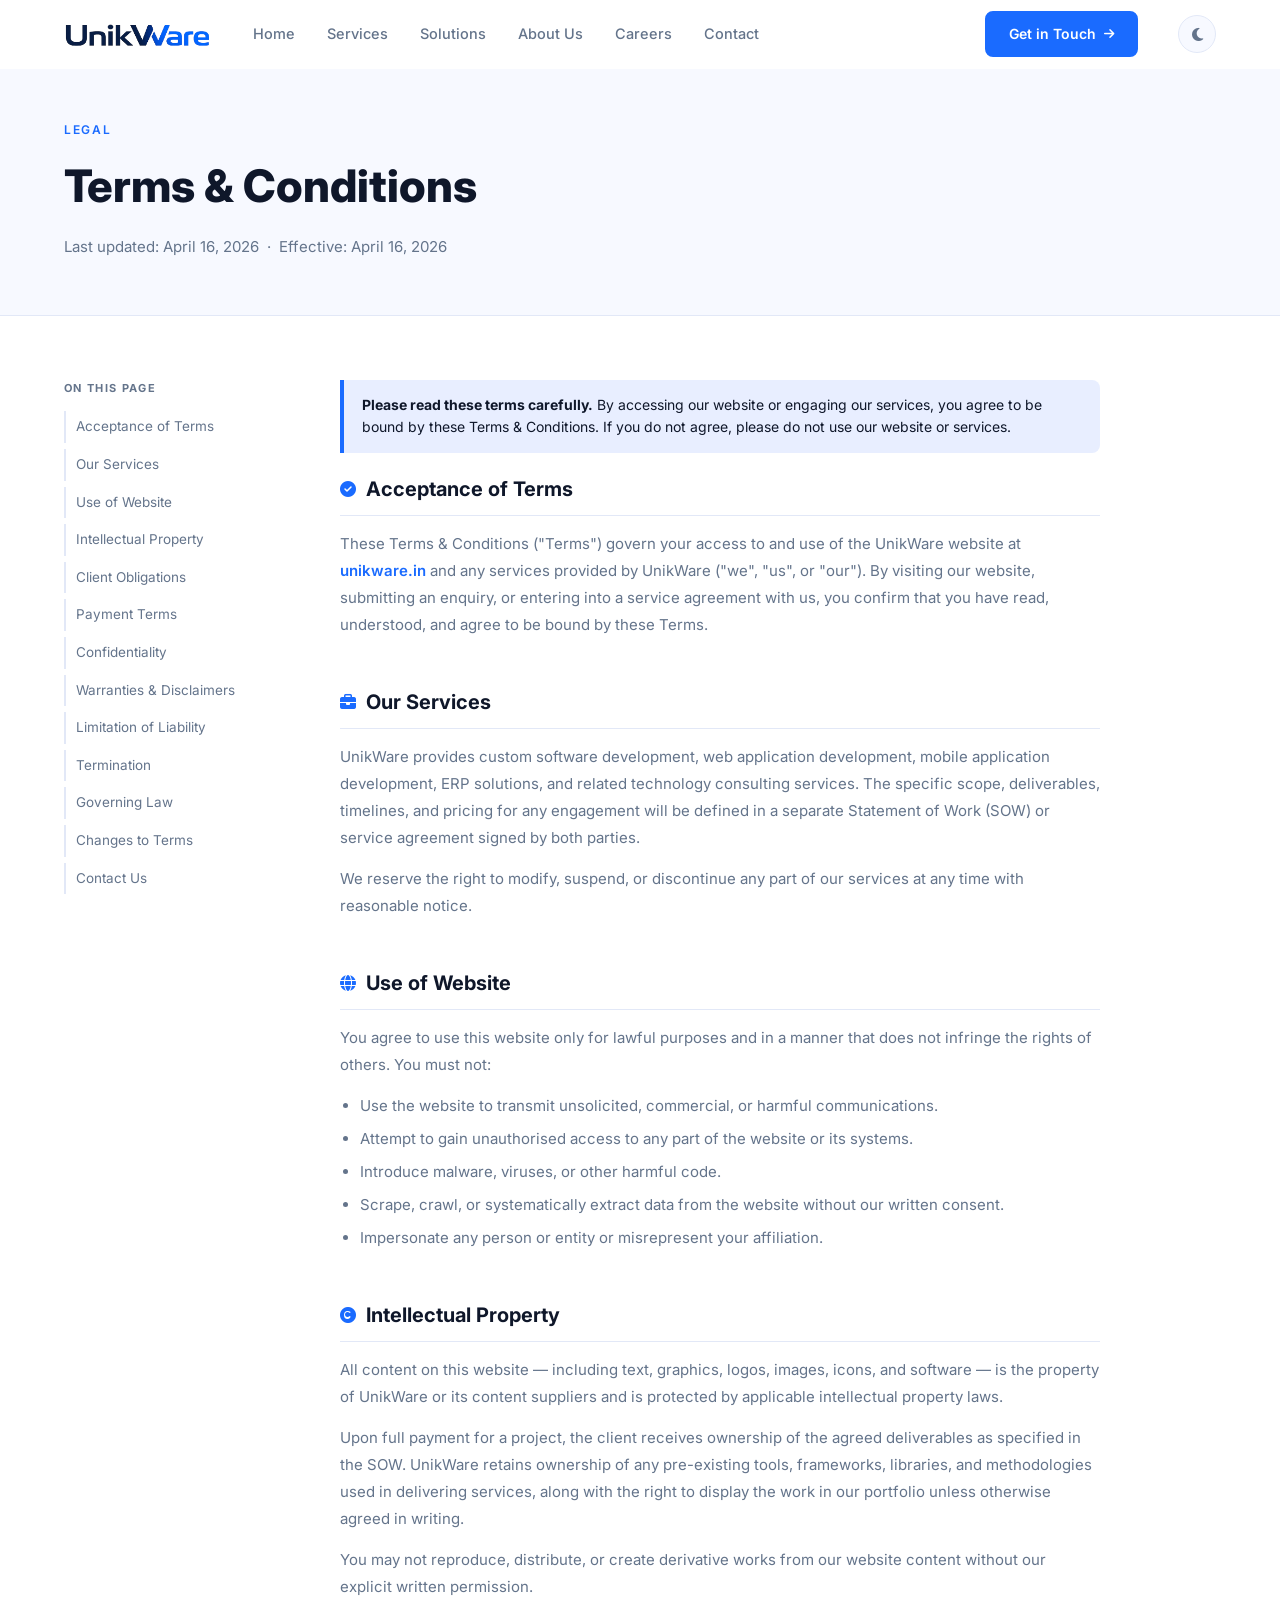
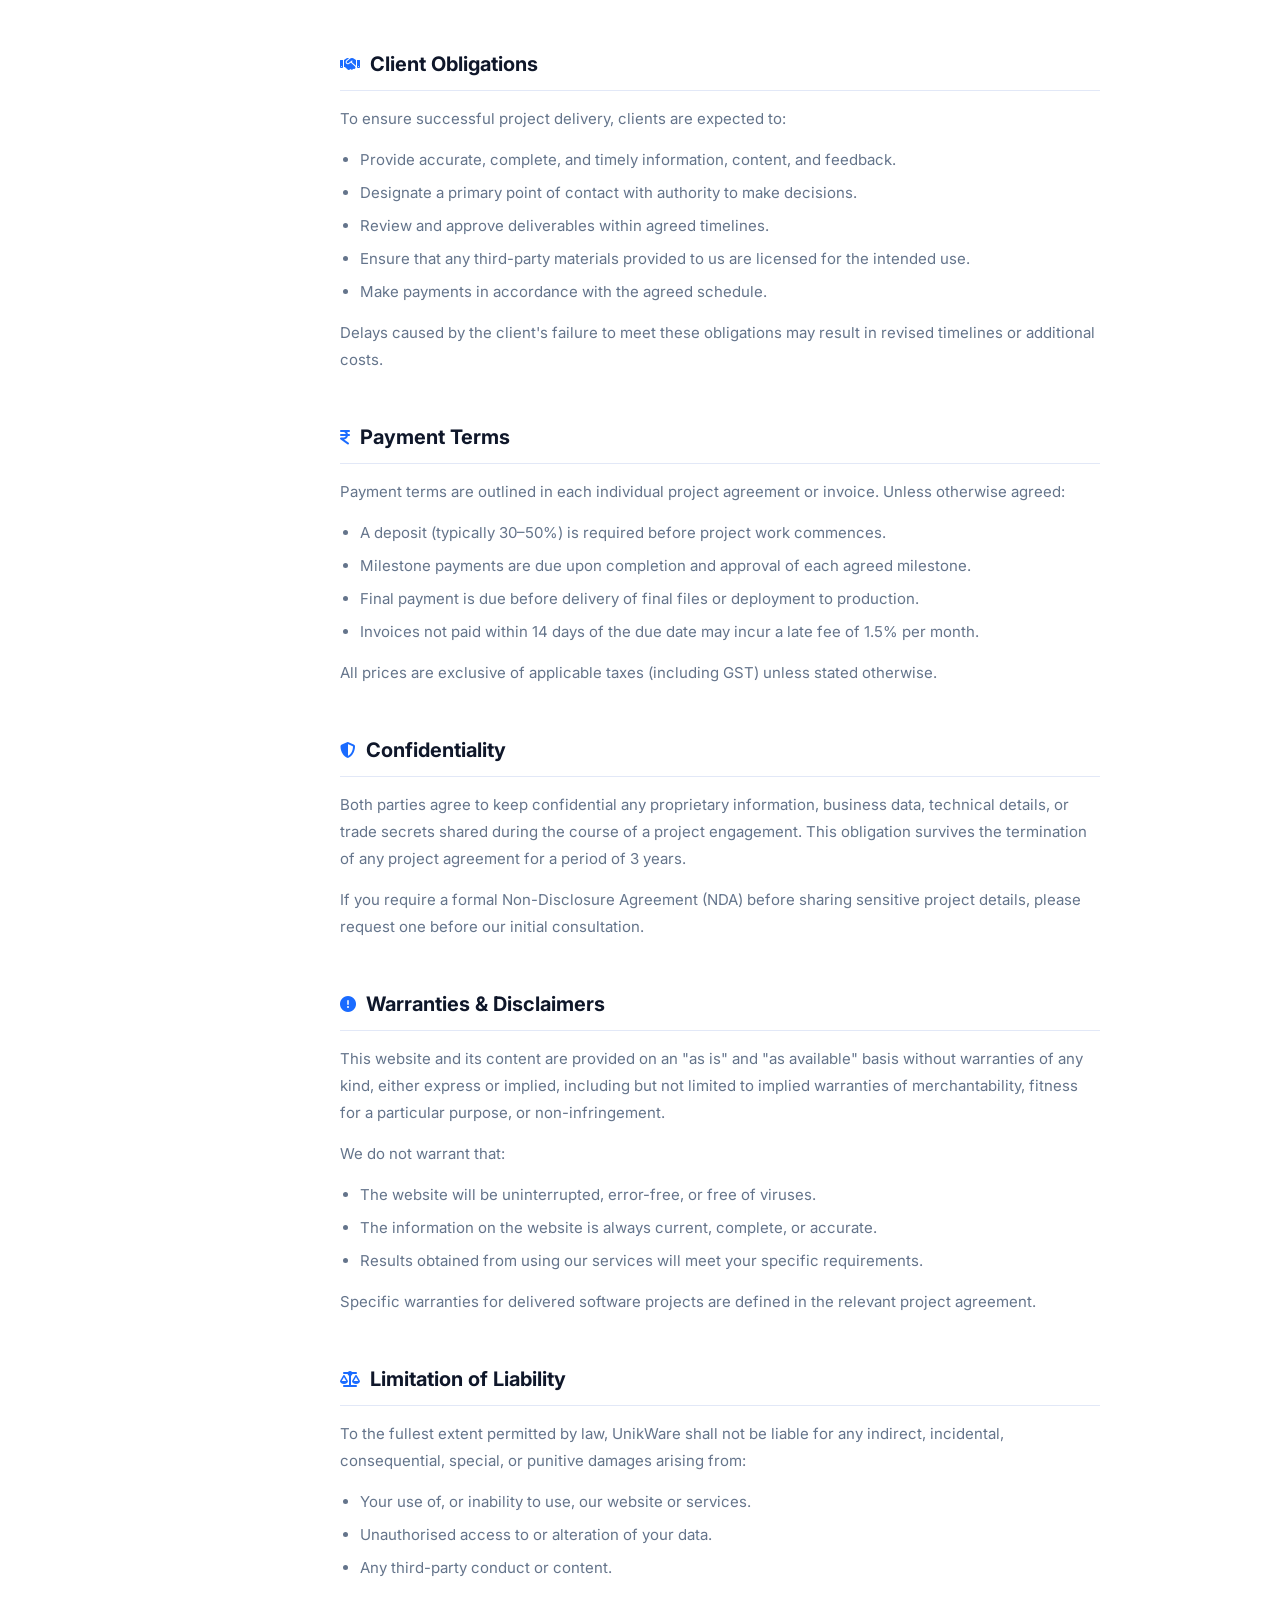
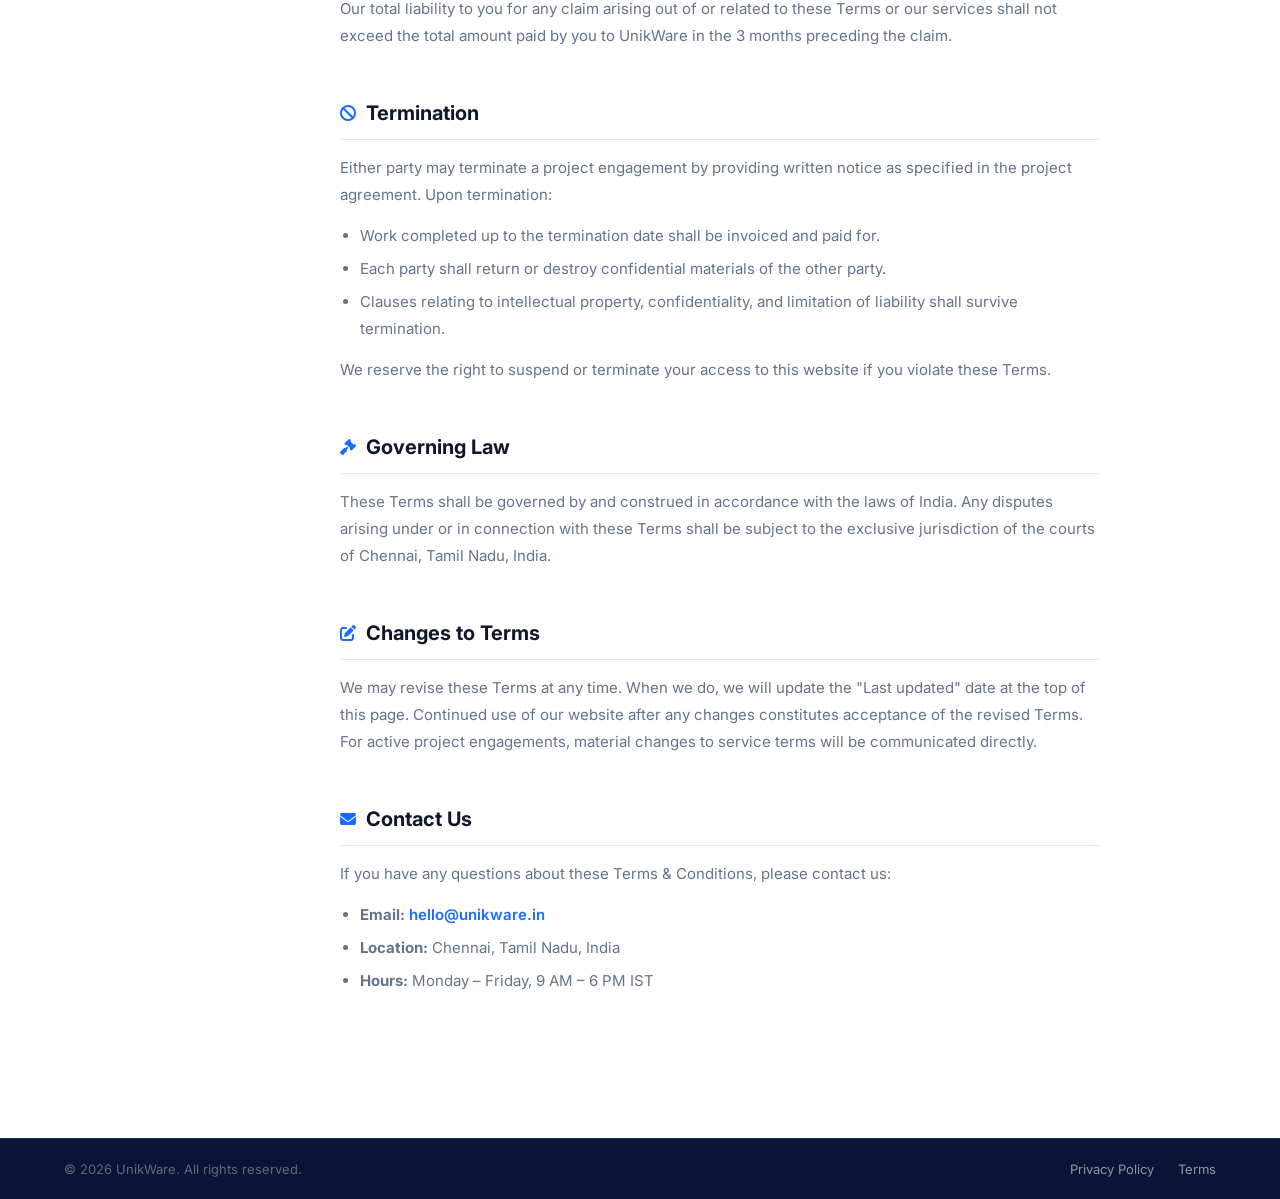
<file: terms-and-conditions.html>
<!DOCTYPE html>
<html lang="en">
<head>
  <meta charset="UTF-8" />
  <meta name="viewport" content="width=device-width, initial-scale=1.0" />
  <title>Terms &amp; Conditions – UnikWare</title>
  <link rel="icon" type="image/png" href="assets/images/favicon.png" />
  <link rel="stylesheet" href="https://cdnjs.cloudflare.com/ajax/libs/font-awesome/6.5.2/css/all.min.css" />
  <link rel="stylesheet" href="assets/css/style.css" />
  <link href="https://fonts.googleapis.com/css2?family=Inter:wght@400;500;600;700;800&display=swap" rel="stylesheet" />
  <script>try{var t=localStorage.getItem('uw-theme');if(t)document.documentElement.setAttribute('data-theme',t);else if(window.matchMedia('(prefers-color-scheme:dark)').matches)document.documentElement.setAttribute('data-theme','dark');}catch(e){}</script>
  <style>
    .legal-hero {
      background: var(--bg-soft);
      border-bottom: 1px solid var(--border);
      padding: 120px 0 56px;
    }
    .legal-hero .section-label { margin-bottom: 12px; }
    .legal-hero h1 {
      font-size: clamp(1.8rem, 4vw, 2.8rem);
      font-weight: 800;
      color: var(--text);
      margin-bottom: 12px;
    }
    .legal-hero p {
      font-size: 15px;
      color: var(--text-muted);
    }
    .legal-body {
      padding: 64px 0 96px;
      background: var(--bg);
    }
    .legal-layout {
      display: grid;
      grid-template-columns: 220px 1fr;
      gap: 56px;
      align-items: start;
    }
    .legal-toc {
      position: sticky;
      top: 96px;
    }
    .legal-toc h4 {
      font-size: 11px;
      font-weight: 700;
      text-transform: uppercase;
      letter-spacing: .12em;
      color: var(--text-muted);
      margin-bottom: 14px;
    }
    .legal-toc ul {
      list-style: none;
      display: flex;
      flex-direction: column;
      gap: 6px;
    }
    .legal-toc ul li a {
      font-size: 13.5px;
      color: var(--text-muted);
      text-decoration: none;
      padding: 5px 10px;
      border-left: 2px solid var(--border);
      display: block;
      transition: color .2s, border-color .2s;
    }
    .legal-toc ul li a:hover {
      color: var(--blue);
      border-color: var(--blue);
    }
    .legal-content { max-width: 760px; }
    .legal-content section { margin-bottom: 48px; }
    .legal-content h2 {
      font-size: 1.25rem;
      font-weight: 700;
      color: var(--text);
      margin-bottom: 14px;
      padding-bottom: 10px;
      border-bottom: 1.5px solid var(--border);
      display: flex;
      align-items: center;
      gap: 10px;
    }
    .legal-content h2 i {
      color: var(--blue);
      font-size: 1rem;
    }
    .legal-content p {
      font-size: 15px;
      color: var(--text-muted);
      line-height: 1.8;
      margin-bottom: 14px;
    }
    .legal-content ul {
      padding-left: 20px;
      margin-bottom: 14px;
    }
    .legal-content ul li {
      font-size: 15px;
      color: var(--text-muted);
      line-height: 1.8;
      margin-bottom: 6px;
    }
    .legal-content a {
      color: var(--blue);
      text-decoration: none;
      font-weight: 600;
    }
    .legal-content a:hover { text-decoration: underline; }
    .legal-highlight {
      background: var(--blue-light);
      border-left: 4px solid var(--blue);
      border-radius: 0 8px 8px 0;
      padding: 14px 18px;
      font-size: 14px;
      color: var(--text);
      margin-bottom: 20px;
    }
    @media (max-width: 768px) {
      .legal-layout { grid-template-columns: 1fr; }
      .legal-toc { display: none; }
    }
  </style>
</head>
<body>

  <!-- ═══════════ NAVBAR ═══════════ -->
  <header class="navbar" id="navbar">
    <div class="container nav-inner">
      <a href="index.html" class="logo"><img src="assets/images/logo.png" alt="UnikWare" class="logo-img" /></a>
      <nav class="nav-links" id="navLinks">
        <a href="index.html">Home</a>
        <a href="index.html#services">Services</a>
        <a href="index.html#solutions">Solutions</a>
        <a href="index.html#about">About Us</a>
        <a href="index.html#careers">Careers</a>
        <a href="index.html#contact">Contact</a>
      </nav>
      <a href="index.html#contact" class="btn btn-primary nav-cta">Get in Touch <i class="fa-solid fa-arrow-right arrow"></i></a>
      <button class="theme-toggle" id="themeToggle" aria-label="Toggle dark mode">
        <i class="fa-solid fa-moon" id="themeIcon"></i>
      </button>
      <button class="hamburger" id="hamburger" aria-label="Toggle navigation">
        <span></span><span></span><span></span>
      </button>
    </div>
  </header>

  <!-- ═══════════ HERO ═══════════ -->
  <div class="legal-hero">
    <div class="container">
      <div class="section-label">LEGAL</div>
      <h1>Terms &amp; Conditions</h1>
      <p>Last updated: April 16, 2026 &nbsp;·&nbsp; Effective: April 16, 2026</p>
    </div>
  </div>

  <!-- ═══════════ BODY ═══════════ -->
  <div class="legal-body">
    <div class="container legal-layout">

      <!-- TOC -->
      <aside class="legal-toc">
        <h4>On this page</h4>
        <ul>
          <li><a href="#acceptance">Acceptance of Terms</a></li>
          <li><a href="#services">Our Services</a></li>
          <li><a href="#use-of-website">Use of Website</a></li>
          <li><a href="#intellectual-property">Intellectual Property</a></li>
          <li><a href="#client-obligations">Client Obligations</a></li>
          <li><a href="#payment">Payment Terms</a></li>
          <li><a href="#confidentiality">Confidentiality</a></li>
          <li><a href="#warranties">Warranties &amp; Disclaimers</a></li>
          <li><a href="#liability">Limitation of Liability</a></li>
          <li><a href="#termination">Termination</a></li>
          <li><a href="#governing-law">Governing Law</a></li>
          <li><a href="#changes">Changes to Terms</a></li>
          <li><a href="#contact-us">Contact Us</a></li>
        </ul>
      </aside>

      <!-- Content -->
      <div class="legal-content">

        <div class="legal-highlight">
          <strong>Please read these terms carefully.</strong> By accessing our website or engaging our services, you agree to be bound by these Terms &amp; Conditions. If you do not agree, please do not use our website or services.
        </div>

        <section id="acceptance">
          <h2><i class="fa-solid fa-circle-check"></i> Acceptance of Terms</h2>
          <p>These Terms &amp; Conditions ("Terms") govern your access to and use of the UnikWare website at <a href="https://unikware.in">unikware.in</a> and any services provided by UnikWare ("we", "us", or "our"). By visiting our website, submitting an enquiry, or entering into a service agreement with us, you confirm that you have read, understood, and agree to be bound by these Terms.</p>
        </section>

        <section id="services">
          <h2><i class="fa-solid fa-briefcase"></i> Our Services</h2>
          <p>UnikWare provides custom software development, web application development, mobile application development, ERP solutions, and related technology consulting services. The specific scope, deliverables, timelines, and pricing for any engagement will be defined in a separate Statement of Work (SOW) or service agreement signed by both parties.</p>
          <p>We reserve the right to modify, suspend, or discontinue any part of our services at any time with reasonable notice.</p>
        </section>

        <section id="use-of-website">
          <h2><i class="fa-solid fa-globe"></i> Use of Website</h2>
          <p>You agree to use this website only for lawful purposes and in a manner that does not infringe the rights of others. You must not:</p>
          <ul>
            <li>Use the website to transmit unsolicited, commercial, or harmful communications.</li>
            <li>Attempt to gain unauthorised access to any part of the website or its systems.</li>
            <li>Introduce malware, viruses, or other harmful code.</li>
            <li>Scrape, crawl, or systematically extract data from the website without our written consent.</li>
            <li>Impersonate any person or entity or misrepresent your affiliation.</li>
          </ul>
        </section>

        <section id="intellectual-property">
          <h2><i class="fa-solid fa-copyright"></i> Intellectual Property</h2>
          <p>All content on this website — including text, graphics, logos, images, icons, and software — is the property of UnikWare or its content suppliers and is protected by applicable intellectual property laws.</p>
          <p>Upon full payment for a project, the client receives ownership of the agreed deliverables as specified in the SOW. UnikWare retains ownership of any pre-existing tools, frameworks, libraries, and methodologies used in delivering services, along with the right to display the work in our portfolio unless otherwise agreed in writing.</p>
          <p>You may not reproduce, distribute, or create derivative works from our website content without our explicit written permission.</p>
        </section>

        <section id="client-obligations">
          <h2><i class="fa-solid fa-handshake"></i> Client Obligations</h2>
          <p>To ensure successful project delivery, clients are expected to:</p>
          <ul>
            <li>Provide accurate, complete, and timely information, content, and feedback.</li>
            <li>Designate a primary point of contact with authority to make decisions.</li>
            <li>Review and approve deliverables within agreed timelines.</li>
            <li>Ensure that any third-party materials provided to us are licensed for the intended use.</li>
            <li>Make payments in accordance with the agreed schedule.</li>
          </ul>
          <p>Delays caused by the client's failure to meet these obligations may result in revised timelines or additional costs.</p>
        </section>

        <section id="payment">
          <h2><i class="fa-solid fa-indian-rupee-sign"></i> Payment Terms</h2>
          <p>Payment terms are outlined in each individual project agreement or invoice. Unless otherwise agreed:</p>
          <ul>
            <li>A deposit (typically 30–50%) is required before project work commences.</li>
            <li>Milestone payments are due upon completion and approval of each agreed milestone.</li>
            <li>Final payment is due before delivery of final files or deployment to production.</li>
            <li>Invoices not paid within 14 days of the due date may incur a late fee of 1.5% per month.</li>
          </ul>
          <p>All prices are exclusive of applicable taxes (including GST) unless stated otherwise.</p>
        </section>

        <section id="confidentiality">
          <h2><i class="fa-solid fa-shield-halved"></i> Confidentiality</h2>
          <p>Both parties agree to keep confidential any proprietary information, business data, technical details, or trade secrets shared during the course of a project engagement. This obligation survives the termination of any project agreement for a period of 3 years.</p>
          <p>If you require a formal Non-Disclosure Agreement (NDA) before sharing sensitive project details, please request one before our initial consultation.</p>
        </section>

        <section id="warranties">
          <h2><i class="fa-solid fa-circle-exclamation"></i> Warranties &amp; Disclaimers</h2>
          <p>This website and its content are provided on an "as is" and "as available" basis without warranties of any kind, either express or implied, including but not limited to implied warranties of merchantability, fitness for a particular purpose, or non-infringement.</p>
          <p>We do not warrant that:</p>
          <ul>
            <li>The website will be uninterrupted, error-free, or free of viruses.</li>
            <li>The information on the website is always current, complete, or accurate.</li>
            <li>Results obtained from using our services will meet your specific requirements.</li>
          </ul>
          <p>Specific warranties for delivered software projects are defined in the relevant project agreement.</p>
        </section>

        <section id="liability">
          <h2><i class="fa-solid fa-scale-balanced"></i> Limitation of Liability</h2>
          <p>To the fullest extent permitted by law, UnikWare shall not be liable for any indirect, incidental, consequential, special, or punitive damages arising from:</p>
          <ul>
            <li>Your use of, or inability to use, our website or services.</li>
            <li>Unauthorised access to or alteration of your data.</li>
            <li>Any third-party conduct or content.</li>
          </ul>
          <p>Our total liability to you for any claim arising out of or related to these Terms or our services shall not exceed the total amount paid by you to UnikWare in the 3 months preceding the claim.</p>
        </section>

        <section id="termination">
          <h2><i class="fa-solid fa-ban"></i> Termination</h2>
          <p>Either party may terminate a project engagement by providing written notice as specified in the project agreement. Upon termination:</p>
          <ul>
            <li>Work completed up to the termination date shall be invoiced and paid for.</li>
            <li>Each party shall return or destroy confidential materials of the other party.</li>
            <li>Clauses relating to intellectual property, confidentiality, and limitation of liability shall survive termination.</li>
          </ul>
          <p>We reserve the right to suspend or terminate your access to this website if you violate these Terms.</p>
        </section>

        <section id="governing-law">
          <h2><i class="fa-solid fa-gavel"></i> Governing Law</h2>
          <p>These Terms shall be governed by and construed in accordance with the laws of India. Any disputes arising under or in connection with these Terms shall be subject to the exclusive jurisdiction of the courts of Chennai, Tamil Nadu, India.</p>
        </section>

        <section id="changes">
          <h2><i class="fa-solid fa-pen-to-square"></i> Changes to Terms</h2>
          <p>We may revise these Terms at any time. When we do, we will update the "Last updated" date at the top of this page. Continued use of our website after any changes constitutes acceptance of the revised Terms. For active project engagements, material changes to service terms will be communicated directly.</p>
        </section>

        <section id="contact-us">
          <h2><i class="fa-solid fa-envelope"></i> Contact Us</h2>
          <p>If you have any questions about these Terms &amp; Conditions, please contact us:</p>
          <ul>
            <li><strong>Email:</strong> <a href="mailto:hello@unikware.in">hello@unikware.in</a></li>
            <li><strong>Location:</strong> Chennai, Tamil Nadu, India</li>
            <li><strong>Hours:</strong> Monday – Friday, 9 AM – 6 PM IST</li>
          </ul>
        </section>

      </div>
    </div>
  </div>

  <!-- ═══════════ FOOTER ═══════════ -->
  <footer class="footer">
    <div class="footer-bottom">
      <div class="container footer-bottom-inner">
        <p>&copy; 2026 UnikWare. All rights reserved.</p>
        <div class="footer-links">
          <a href="privacy-policy.html">Privacy Policy</a>
          <a href="terms-and-conditions.html">Terms</a>
        </div>
      </div>
    </div>
  </footer>

  <script src="assets/js/script.js"></script>
</body>
</html>
</file>
<file: assets/css/style.css>
/* ══════════════════════════════════════════
   UNIKWARE – Main Stylesheet
   ══════════════════════════════════════════ */

*, *::before, *::after { box-sizing: border-box; margin: 0; padding: 0; }

/* ══ Splash Screen ══ */
.splash-screen {
  position: fixed;
  inset: 0;
  z-index: 99999;
  background: #fff;
  display: flex;
  align-items: center;
  justify-content: center;
  transition: opacity .7s ease, visibility .7s ease;
}
.splash-screen.hide {
  opacity: 0;
  visibility: hidden;
  pointer-events: none;
}
.splash-inner {
  display: flex;
  flex-direction: column;
  align-items: center;
  gap: 28px;
}
.splash-logo {
  width: 160px;
  height: 160px;
  object-fit: contain;
  animation: splashZoom 3s cubic-bezier(.16,1,.3,1) both;
}
@keyframes splashZoom {
  0%   { opacity: 0; transform: scale(.4); }
  60%  { opacity: 1; transform: scale(1.06); }
  100% { opacity: 1; transform: scale(1); }
}

:root {
  --blue:        #1a6bff;
  --blue-dark:   #0e4fd4;
  --blue-light:  #e8eeff;
  --navy:        #0b1437;
  --navy-mid:    #132050;
  --text:        #0f172a;
  --text-muted:  #64748b;
  --bg:          #ffffff;
  --bg-soft:     #f7f9ff;
  --border:      #e2e8f7;
  --card-bg:     #ffffff;
  --radius:      12px;
  --shadow:      0 4px 24px rgba(26,107,255,.10);
  --shadow-md:   0 8px 40px rgba(26,107,255,.14);
  --transition:  0.28s cubic-bezier(.4,0,.2,1);
  --font:        'Inter', system-ui, sans-serif;
}

/* ══ Dark mode variables ══ */
[data-theme="dark"] {
  --blue:        #4d94ff;
  --blue-dark:   #3b82f6;
  --blue-light:  #1a2e4a;
  --navy:        #0d1117;
  --navy-mid:    #161b22;
  --text:        #e6edf3;
  --text-muted:  #8b949e;
  --bg:          #0d1117;
  --bg-soft:     #161b22;
  --border:      #30363d;
  --card-bg:     #161b22;
  --shadow:      0 4px 24px rgba(0,0,0,.4);
  --shadow-md:   0 8px 40px rgba(0,0,0,.5);
}

/* ══ Dark: navbar ══ */
[data-theme="dark"] .navbar {
  background: rgba(13,17,23,0.92);
}
[data-theme="dark"] .navbar.scrolled {
  border-color: var(--border);
  box-shadow: 0 2px 20px rgba(0,0,0,.4);
}

/* ══ Dark: splash ══ */
[data-theme="dark"] .splash-screen { background: #0d1117; }

/* ══ Dark: hero ══ */
[data-theme="dark"] .hero { background: var(--bg); }
[data-theme="dark"] .hero-img {
  -webkit-mask-image: radial-gradient(ellipse 88% 85% at 62% 50%, black 45%, transparent 100%);
  mask-image: radial-gradient(ellipse 88% 85% at 62% 50%, black 45%, transparent 100%);
}
[data-theme="dark"] .badge {
  background: rgba(77,148,255,.12);
  color: var(--blue);
  border-color: rgba(77,148,255,.25);
}
[data-theme="dark"] .hero-social-proof .proof-label { color: var(--text-muted); }
[data-theme="dark"] .dots-top,
[data-theme="dark"] .dots-right {
  background-image: radial-gradient(rgba(77,148,255,.15) 1.5px, transparent 1.5px);
}

/* ══ Dark: cards / service ══ */
[data-theme="dark"] .service-card,
[data-theme="dark"] .testi-card,
[data-theme="dark"] .coming-card,
[data-theme="dark"] .svc-label.highlight {
  background: var(--card-bg);
  border-color: var(--border);
}
[data-theme="dark"] .service-icon { background: rgba(77,148,255,.15); }
[data-theme="dark"] .svc-donut .svc-center { background: var(--card-bg); }
[data-theme="dark"] .svc-center { background: var(--card-bg); }

/* ══ Dark: process steps ══ */
[data-theme="dark"] .process { background: var(--bg-soft); }
[data-theme="dark"] .step-icon-wrap {
  background: rgba(77,148,255,.12);
  border-color: rgba(77,148,255,.2);
}
[data-theme="dark"] .step-connector::after { background: var(--border); }

/* ══ Dark: why section ══ */
[data-theme="dark"] .why { background: var(--bg); }
[data-theme="dark"] .why-item { border-color: var(--border); }
[data-theme="dark"] .why-icon { background: rgba(77,148,255,.12); }

/* ══ Dark: coming soon ══ */
[data-theme="dark"] .coming { background: var(--bg-soft); }
[data-theme="dark"] .coming-card { background: var(--card-bg); border-color: var(--border); }
[data-theme="dark"] .coming-tag { background: rgba(77,148,255,.15); color: var(--blue); }

/* ══ Dark: testimonials ══ */
[data-theme="dark"] .testimonials { background: var(--bg-soft); }
[data-theme="dark"] .testi-card { background: var(--card-bg); border-color: var(--border); }
[data-theme="dark"] .testi-quote { color: rgba(77,148,255,.2); }

/* ══ Dark: CTA banner ══ */
[data-theme="dark"] .cta-banner {
  background: linear-gradient(135deg, #0d1f3c 0%, #0a1628 100%);
  border: 1px solid rgba(77,148,255,.15);
}
[data-theme="dark"] .btn-white {
  background: rgba(255,255,255,.08);
  color: #e6edf3;
  border: 1.5px solid rgba(255,255,255,.18);
}
[data-theme="dark"] .btn-white:hover { background: rgba(255,255,255,.14); }

/* ══ Dark: contact ══ */
[data-theme="dark"] .contact { background: var(--bg-soft); }
[data-theme="dark"] .contact-info-card { background: var(--card-bg); border-color: var(--border); }
[data-theme="dark"] .contact-form-wrap { background: var(--card-bg); border-color: var(--border); }
[data-theme="dark"] .cf-input,
[data-theme="dark"] .cf-select,
[data-theme="dark"] .cf-textarea {
  background: var(--bg);
  border-color: var(--border);
  color: var(--text);
}
[data-theme="dark"] .cf-input::placeholder,
[data-theme="dark"] .cf-textarea::placeholder { color: var(--text-muted); }
[data-theme="dark"] .contact-item-icon { background: rgba(77,148,255,.12); }

/* ══ Dark: footer ══ */
[data-theme="dark"] .footer { background: #080c11; }
[data-theme="dark"] .footer-top { border-color: #1e252e; }
[data-theme="dark"] .footer-bottom { border-color: #1e252e; }
[data-theme="dark"] .footer-social a { background: #1a2030; border-color: #2a3040; }
[data-theme="dark"] .footer-social a:hover { background: var(--blue); border-color: var(--blue); }

/* ══ Dark: legal pages ══ */
[data-theme="dark"] .legal-hero { background: var(--bg-soft); border-color: var(--border); }
[data-theme="dark"] .legal-toc ul li a { border-color: var(--border); }
[data-theme="dark"] .legal-content h2 { border-color: var(--border); }
[data-theme="dark"] .legal-highlight { background: rgba(77,148,255,.1); border-color: var(--blue); }

/* ══ Theme toggle button ══ */
.theme-toggle {
  width: 38px;
  height: 38px;
  border-radius: 50%;
  border: 1.5px solid var(--border);
  background: var(--bg-soft);
  color: var(--text-muted);
  display: flex;
  align-items: center;
  justify-content: center;
  cursor: pointer;
  flex-shrink: 0;
  font-size: 15px;
  transition: background var(--transition), border-color var(--transition), color var(--transition), transform .2s ease;
}
.theme-toggle:hover {
  background: var(--blue-light);
  border-color: var(--blue);
  color: var(--blue);
  transform: rotate(20deg);
}
[data-theme="dark"] .theme-toggle {
  background: #1e2530;
  border-color: #2d3748;
  color: #a0aec0;
}

html {
  scroll-behavior: smooth;
  transition: background-color .35s ease, color .35s ease;
}

body {
  font-family: var(--font);
  color: var(--text);
  background: var(--bg);
  line-height: 1.6;
  overflow-x: hidden;
}

/* ── Container ── */
.container {
  max-width: 100%;
  width: 100%;
  margin: 0 auto;
  padding: 0 5%;
}

.section-pad { padding: 96px 0; }

/* ── Section labels ── */
.section-label {
  font-size: 12px;
  font-weight: 600;
  letter-spacing: .14em;
  text-transform: uppercase;
  color: var(--blue);
  margin-bottom: 14px;
}
.section-label.light { color: #7eb3ff; }

.section-title {
  font-size: clamp(1.75rem, 3vw, 2.4rem);
  font-weight: 700;
  color: var(--text);
  text-align: center;
  margin-bottom: 56px;
  line-height: 1.25;
}

/* ── Highlight ── */
.highlight { color: var(--blue); }
.highlight-light { color: #7eb3ff; }

/* ── Buttons ── */
.btn {
  display: inline-flex;
  align-items: center;
  gap: 8px;
  padding: 13px 26px;
  border-radius: 8px;
  font-size: 15px;
  font-weight: 600;
  text-decoration: none;
  transition: background var(--transition), transform var(--transition), box-shadow var(--transition);
  cursor: pointer;
  border: 2px solid transparent;
  white-space: nowrap;
}
.btn-primary {
  background: var(--blue);
  color: #fff;
  border-color: var(--blue);
}
.btn-primary:hover {
  background: var(--blue-dark);
  border-color: var(--blue-dark);
  transform: translateY(-2px);
  box-shadow: 0 6px 20px rgba(26,107,255,.35);
}
.btn-outline {
  background: transparent;
  color: var(--text);
  border-color: var(--border);
}
.btn-outline:hover {
  border-color: var(--blue);
  color: var(--blue);
  transform: translateY(-2px);
}
.arrow { transition: transform var(--transition); }
.btn:hover .arrow { transform: translateX(4px); }

/* ══════════════════════════════════════════
   NAVBAR
   ══════════════════════════════════════════ */
.navbar {
  position: fixed;
  top: 0; left: 0; right: 0;
  z-index: 1000;
  background: rgba(255,255,255,0.92);
  backdrop-filter: blur(16px);
  border-bottom: 1px solid transparent;
  transition: border-color var(--transition), box-shadow var(--transition);
}
.navbar.scrolled {
  border-color: var(--border);
  box-shadow: 0 2px 20px rgba(26,107,255,.08);
}
.nav-inner {
  display: flex;
  align-items: center;
  height: 68px;
  gap: 40px;
}
.logo {
  text-decoration: none;
  flex-shrink: 0;
  display: inline-flex;
  align-items: center;
}
.logo span { color: var(--blue); }
.logo-img {
  height: 36px;
  width: auto;
  display: block;
}
.footer-logo-img {
  filter: brightness(0) invert(1);
}

.nav-links {
  display: flex;
  align-items: center;
  gap: 32px;
  flex: 1;
}
.nav-links a {
  font-size: 14.5px;
  font-weight: 500;
  color: var(--text-muted);
  text-decoration: none;
  transition: color var(--transition);
  position: relative;
}
.nav-links a::after {
  content: '';
  position: absolute;
  bottom: -4px; left: 0;
  width: 0; height: 2px;
  background: var(--blue);
  border-radius: 2px;
  transition: width var(--transition);
}
.nav-links a:hover,
.nav-links a.active { color: var(--text); }
.nav-links a:hover::after,
.nav-links a.active::after { width: 100%; }

.nav-cta { padding: 10px 22px; font-size: 14px; margin-left: auto; }

/* Hamburger */
.hamburger {
  display: none;
  flex-direction: column;
  gap: 5px;
  background: none;
  border: none;
  cursor: pointer;
  padding: 4px;
  margin-left: auto;
}
.hamburger span {
  display: block;
  width: 24px; height: 2.5px;
  background: var(--text);
  border-radius: 2px;
  transition: transform var(--transition), opacity var(--transition);
}
.hamburger.open span:nth-child(1) { transform: translateY(7.5px) rotate(45deg); }
.hamburger.open span:nth-child(2) { opacity: 0; }
.hamburger.open span:nth-child(3) { transform: translateY(-7.5px) rotate(-45deg); }

/* ══════════════════════════════════════════
   HERO
   ══════════════════════════════════════════ */
.hero {
  padding: 148px 0 96px;
  background: var(--bg-soft);
  overflow: hidden;
  position: relative;
}
.hero-inner {
  display: grid;
  grid-template-columns: 1fr 1.4fr;
  gap: 48px;
  align-items: center;
}
.hero-text { max-width: none; }

.badge {
  display: inline-block;
  font-size: 11px;
  font-weight: 700;
  letter-spacing: .14em;
  text-transform: uppercase;
  color: var(--blue);
  background: var(--blue-light);
  padding: 6px 14px;
  border-radius: 100px;
  margin-bottom: 20px;
}
.hero-text h1 {
  font-size: clamp(2rem, 4vw, 3rem);
  font-weight: 800;
  line-height: 1.18;
  margin-bottom: 20px;
  color: var(--text);
}
.hero-text p {
  font-size: 16.5px;
  color: var(--text-muted);
  line-height: 1.7;
  margin-bottom: 36px;
  max-width: 100%;
}
.hero-btns { display: flex; gap: 14px; flex-wrap: wrap; }

/* Dashboard Mockup */
.hero-visual {
  position: relative;
  display: flex;
  align-items: center;
  justify-content: center;
}
.hero-img {
  width: 100%;
  height: auto;
  display: block;
  object-fit: contain;
}
.dashboard-card {
  background: #fff;
  border-radius: var(--radius);
  box-shadow: var(--shadow-md);
  border: 1px solid var(--border);
  overflow: hidden;
}
.main-card {
  grid-column: 1 / 3;
  padding: 18px;
}
.card-header {
  display: flex;
  align-items: center;
  gap: 6px;
  margin-bottom: 14px;
}
.dot { width: 10px; height: 10px; border-radius: 50%; display: inline-block; }
.dot.red    { background: #ff5f57; }
.dot.yellow { background: #ffbd2e; }
.dot.green  { background: #28c840; }
.card-title {
  font-size: 12.5px;
  font-weight: 600;
  color: var(--text-muted);
  margin-left: 6px;
}
.chart-area { margin-bottom: 16px; }
.chart-area svg { width: 100%; height: auto; display: block; }

.stat-row { display: flex; gap: 20px; }
.stat { display: flex; align-items: flex-start; gap: 10px; }
.stat-icon { font-size: 22px; margin-top: 2px; }
.stat-label { font-size: 11px; color: var(--text-muted); font-weight: 500; }
.stat-value { font-size: 22px; font-weight: 800; color: var(--text); line-height: 1.2; }
.stat-change { font-size: 11px; font-weight: 600; }
.stat-change.positive { color: #22c55e; }

.mini-card {
  padding: 18px 16px;
  display: flex;
  flex-direction: column;
  align-items: flex-start;
  justify-content: center;
  gap: 6px;
}
.mini-icon { font-size: 22px; }
.mini-label { font-size: 11.5px; color: var(--text-muted); font-weight: 500; }
.mini-value { font-size: 26px; font-weight: 800; color: var(--text); line-height: 1; }

/* Donut */
.success-card { align-items: center; }
.donut-wrap { position: relative; display: flex; align-items: center; justify-content: center; }
.donut-label {
  position: absolute;
  font-size: 13px;
  font-weight: 800;
  color: var(--text);
}

/* Floating dots */
.floating-dots {
  position: absolute;
  width: 120px;
  height: 120px;
  background-image: radial-gradient(var(--blue-light) 1.5px, transparent 1.5px);
  background-size: 14px 14px;
  border-radius: 50%;
  opacity: .7;
  pointer-events: none;
  z-index: -1;
}
.dots-top { top: -30px; right: -20px; }
.dots-right { bottom: -20px; left: -30px; }

/* ══════════════════════════════════════════
   SERVICES – CIRCLE DIAGRAM
   ══════════════════════════════════════════ */
.services { background: var(--bg); }
.services .section-label,
.services .section-title { text-align: center; }

.svc-circle-wrap {
  position: relative;
  display: grid;
  grid-template-columns: 200px 1fr 200px;
  grid-template-rows: auto auto;
  align-items: center;
  justify-items: center;
  max-width: 900px;
  margin: 48px auto 0;
}

/* Donut SVG */
.svc-donut-wrap {
  grid-column: 2;
  grid-row: 1;
  width: 380px;
  height: 380px;
  position: relative;
}
.svc-donut { width: 100%; height: 100%; overflow: visible; }

/* Center popup */
.svc-center {
  position: absolute;
  top: 50%; left: 50%;
  transform: translate(-50%, -50%) scale(0.75);
  width: 154px; height: 154px;
  border-radius: 50%;
  background: #fff;
  display: flex;
  flex-direction: column;
  align-items: center;
  justify-content: center;
  gap: 8px;
  opacity: 0;
  pointer-events: none;
  transition: opacity .3s ease, transform .3s cubic-bezier(.34,1.56,.64,1);
  text-align: center;
  padding: 12px;
  box-shadow: 0 0 0 0 transparent;
}
.svc-center.active {
  opacity: 1;
  transform: translate(-50%, -50%) scale(1);
  box-shadow: 0 4px 24px rgba(26,107,255,.14);
}
.svc-center-icon {
  font-size: 34px;
  color: var(--hl-color, var(--blue));
  transition: color .2s;
}
.svc-center-title {
  font-size: 11.5px;
  font-weight: 700;
  color: var(--text);
  line-height: 1.3;
  letter-spacing: .01em;
}

/* Segments */
.svc-seg {
  cursor: pointer;
  transform-origin: 200px 200px;
  transition: transform .3s cubic-bezier(.34,1.56,.64,1), filter .3s ease;
  filter: drop-shadow(0 4px 12px rgba(30,40,120,.15));
}
.svc-seg:hover,
.svc-seg.active {
  transform: scale(1.09);
  filter: drop-shadow(0 8px 24px rgba(30,40,120,.32));
}

/* FA icons inside SVG */
.svc-fo { pointer-events: none; overflow: visible; }
.svc-fo-inner {
  width: 44px; height: 44px;
  display: flex;
  align-items: center;
  justify-content: center;
  font-size: 18px;
  color: #fff;
}

/* Label columns */
.svc-labels {
  display: flex;
  flex-direction: column;
  gap: 40px;
  align-self: center;
}
.svc-labels-left  { grid-column: 1; grid-row: 1; align-items: flex-end; text-align: right; }
.svc-labels-right { grid-column: 3; grid-row: 1; align-items: flex-start; text-align: left; }

.svc-label {
  max-width: 180px;
  padding: 12px 14px;
  border-radius: 10px;
  border-left: 3px solid transparent;
  background: transparent;
  transition: background .25s ease, box-shadow .25s ease, transform .25s ease, border-color .25s ease;
  cursor: default;
}
.svc-labels-right .svc-label {
  border-left: none;
  border-right: 3px solid transparent;
}
.svc-label h4 {
  font-size: 14px;
  font-weight: 700;
  color: var(--text);
  margin-bottom: 4px;
  transition: color .2s;
}
.svc-label p {
  font-size: 12.5px;
  color: var(--text-muted);
  line-height: 1.55;
}
.svc-label.highlight {
  background: #fff;
  box-shadow: 0 4px 20px rgba(26,107,255,.12);
  border-left-color: var(--hl-color, var(--blue));
  transform: translateX(-6px) scale(1.03);
}
.svc-labels-right .svc-label.highlight {
  border-left: none;
  border-right-color: var(--hl-color, var(--blue));
  transform: translateX(6px) scale(1.03);
}
.svc-label.highlight h4 { color: var(--hl-color, var(--blue)); }

/* keep learn-more used elsewhere */
.learn-more {
  font-size: 13.5px;
  font-weight: 600;
  color: var(--blue);
  text-decoration: none;
  display: inline-flex;
  align-items: center;
  gap: 5px;
  transition: gap var(--transition);
}
.learn-more:hover { gap: 9px; }
.learn-more.light { color: #7eb3ff; }

/* Responsive */
@media (max-width: 860px) {
  .svc-circle-wrap {
    grid-template-columns: 1fr;
    grid-template-rows: auto;
  }
  .svc-donut-wrap { grid-column: 1; grid-row: 1; width: 280px; height: 280px; }
  .svc-labels-left  { grid-column: 1; grid-row: 2; align-items: center; text-align: center; }
  .svc-labels-right { grid-column: 1; grid-row: 3; align-items: center; text-align: center; }
  .svc-label-bottom { grid-column: 1; grid-row: 4; }
  .svc-labels { flex-direction: row; flex-wrap: wrap; justify-content: center; gap: 20px; }
  .svc-label { max-width: 160px; }
}

/* ══════════════════════════════════════════
   HOW WE WORK
   ══════════════════════════════════════════ */
.process { background: var(--bg-soft); }
.process .section-label,
.process .section-title { text-align: center; }

.process-steps {
  display: flex;
  align-items: flex-start;
  justify-content: center;
  gap: 0;
  max-width: 900px;
  margin: 0 auto;
}
.step {
  display: flex;
  flex-direction: column;
  align-items: center;
  text-align: center;
  flex: 1;
  min-width: 0;
}
.step-icon-wrap {
  width: 68px; height: 68px;
  background: #fff;
  border: 2px solid var(--blue-light);
  border-radius: 50%;
  display: flex;
  align-items: center;
  justify-content: center;
  margin-bottom: 22px;
  box-shadow: var(--shadow);
  flex-shrink: 0;
  transition: border-color var(--transition), box-shadow var(--transition);
}
.step:hover .step-icon-wrap {
  border-color: var(--blue);
  box-shadow: 0 0 0 6px rgba(26,107,255,.1);
}
.step-content { padding: 0 12px; }
.step-number {
  font-size: 12px;
  font-weight: 700;
  color: var(--blue);
  letter-spacing: .08em;
  margin-bottom: 6px;
}
.step-content h3 {
  font-size: 17px;
  font-weight: 700;
  margin-bottom: 8px;
}
.step-content p {
  font-size: 14px;
  color: var(--text-muted);
  line-height: 1.6;
}
/* connector sits at center of 68px icon = 34px from top */
.step-connector {
  flex: 0 0 72px;
  height: 0;
  border-top: 2px dashed #c2d9ff;
  margin-top: 34px;
  align-self: flex-start;
}

/* ══════════════════════════════════════════
   WHY UNIKWARE
   ══════════════════════════════════════════ */
.why { background: var(--bg); }
.why .section-label,
.why .section-title { text-align: center; }

.why-grid {
  display: grid;
  grid-template-columns: repeat(4, 1fr);
  gap: 24px;
  align-items: stretch;
}
.why-item {
  display: flex;
  align-items: flex-start;
  gap: 16px;
  padding: 24px 20px;
  border-radius: var(--radius);
  border: 1.5px solid var(--border);
  background: var(--bg-soft);
  transition: box-shadow var(--transition), transform var(--transition), border-color var(--transition);
}
.why-item:hover {
  box-shadow: var(--shadow);
  transform: translateY(-3px);
  border-color: #c2d9ff;
}
.why-icon {
  width: 44px; height: 44px;
  background: var(--blue-light);
  border-radius: 10px;
  display: flex;
  align-items: center;
  justify-content: center;
  flex-shrink: 0;
}
.why-item h4 {
  font-size: 15px;
  font-weight: 700;
  margin-bottom: 6px;
}
.why-item p {
  font-size: 13.5px;
  color: var(--text-muted);
  line-height: 1.6;
}

/* ══════════════════════════════════════════
   VISION + COMING SOON
   ══════════════════════════════════════════ */
.vision-section { position: relative; overflow: hidden; }
.vision-bg {
  background: linear-gradient(135deg, var(--navy) 0%, var(--navy-mid) 100%);
  padding: 88px 0;
  position: relative;
}
.vision-bg::before {
  content: '';
  position: absolute;
  inset: 0;
  background:
    radial-gradient(ellipse at 20% 50%, rgba(26,107,255,.18) 0%, transparent 55%),
    radial-gradient(ellipse at 80% 20%, rgba(26,107,255,.12) 0%, transparent 50%);
}
.vision-inner {
  position: relative;
  z-index: 1;
  display: grid;
  grid-template-columns: 1fr 1.8fr;
  gap: 56px;
  align-items: center;
}
.vision-left h2 {
  font-size: clamp(1.6rem, 3vw, 2.4rem);
  font-weight: 800;
  color: #fff;
  line-height: 1.2;
  margin-bottom: 18px;
}
.vision-left p {
  font-size: 15px;
  color: rgba(255,255,255,.68);
  line-height: 1.7;
  margin-bottom: 28px;
}

.coming-cards {
  display: grid;
  grid-template-columns: repeat(3, 1fr);
  gap: 16px;
  align-items: stretch;
}
.coming-card {
  background: rgba(255,255,255,.07);
  border: 1px solid rgba(255,255,255,.12);
  border-radius: var(--radius);
  padding: 22px 18px;
  backdrop-filter: blur(6px);
  display: flex;
  flex-direction: column;
  transition: background var(--transition), transform var(--transition);
}
.coming-card:hover {
  background: rgba(255,255,255,.13);
  transform: translateY(-4px);
}
.coming-icon {
  width: 46px; height: 46px;
  background: rgba(26,107,255,.25);
  border-radius: 10px;
  display: flex;
  align-items: center;
  justify-content: center;
  margin-bottom: 14px;
}
.coming-card h4 {
  font-size: 14.5px;
  font-weight: 700;
  color: #fff;
  margin-bottom: 8px;
}
.coming-card p {
  font-size: 13px;
  color: rgba(255,255,255,.6);
  line-height: 1.5;
  flex: 1;
}

/* ══════════════════════════════════════════
   CONTACT SECTION
   ══════════════════════════════════════════ */
.contact-section {
  background: linear-gradient(135deg, var(--bg-soft) 0%, #eef3ff 55%, var(--bg-soft) 100%);
  border-top: 1px solid var(--border);
  position: relative;
  overflow: hidden;
}
.contact-bg-dots {
  position: absolute;
  inset: 0;
  background-image: radial-gradient(var(--blue-light) 1.4px, transparent 1.4px);
  background-size: 28px 28px;
  opacity: .45;
  pointer-events: none;
}
.contact-inner {
  position: relative;
  z-index: 1;
  display: grid;
  grid-template-columns: 1fr 1.6fr;
  gap: 64px;
  align-items: stretch;
}

/* ── Info column ── */
.contact-info {
  background: #fff;
  border: 1.5px solid var(--border);
  border-radius: 16px;
  padding: 36px 32px;
  box-shadow: var(--shadow);
  position: relative;
  overflow: hidden;
  display: flex;
  flex-direction: column;
}
.contact-info::before {
  content: '';
  position: absolute;
  top: 0; left: 0;
  width: 4px;
  height: 100%;
  background: linear-gradient(180deg, var(--blue) 0%, #7eb6ff 100%);
  border-radius: 16px 0 0 16px;
}
.contact-info .section-label { margin-bottom: 12px; }
.contact-info h2 {
  font-size: clamp(1.5rem, 2.6vw, 2rem);
  font-weight: 800;
  line-height: 1.22;
  margin-bottom: 14px;
}
.contact-info > p {
  font-size: 14.5px;
  color: var(--text-muted);
  line-height: 1.7;
  margin-bottom: 28px;
}
.contact-meta {
  list-style: none;
  display: flex;
  flex-direction: column;
  gap: 12px;
  margin-bottom: 24px;
  padding-bottom: 24px;
  border-bottom: 1px solid var(--border);
}
.contact-meta li {
  display: flex;
  align-items: center;
  gap: 12px;
  font-size: 14.5px;
  color: var(--text-muted);
}
.contact-meta li a {
  color: var(--blue);
  text-decoration: none;
  font-weight: 600;
}
.contact-meta li a:hover { text-decoration: underline; }
.contact-meta-icon {
  width: 36px; height: 36px;
  background: var(--blue-light);
  border-radius: 8px;
  display: flex;
  align-items: center;
  justify-content: center;
  flex-shrink: 0;
  color: var(--blue);
  font-size: 14px;
}
.contact-services-badges {
  display: flex;
  flex-wrap: wrap;
  gap: 8px;
  margin-bottom: 28px;
  padding-bottom: 28px;
  border-bottom: 1px solid var(--border);
}
.badge-pill {
  display: inline-flex;
  align-items: center;
  gap: 6px;
  background: #fff;
  border: 1.5px solid var(--border);
  border-radius: 100px;
  padding: 6px 14px;
  font-size: 12.5px;
  font-weight: 600;
  color: var(--text-muted);
}
.badge-pill i { color: var(--blue); font-size: 11px; }

/* ── Assurance block ── */
.contact-assurance {
  display: flex;
  flex-direction: column;
  gap: 16px;
  margin-top: 4px;
  flex: 1;
  justify-content: flex-end;
}
.assurance-item {
  display: flex;
  align-items: flex-start;
  gap: 14px;
}
.assurance-icon {
  width: 34px;
  height: 34px;
  background: var(--blue-light);
  border-radius: 8px;
  display: flex;
  align-items: center;
  justify-content: center;
  flex-shrink: 0;
  color: var(--blue);
  font-size: 13px;
  margin-top: 1px;
}
.assurance-item > div strong {
  display: block;
  font-size: 13.5px;
  font-weight: 700;
  color: var(--text);
  margin-bottom: 2px;
}
.assurance-item > div p {
  font-size: 12.5px;
  color: var(--text-muted);
  line-height: 1.5;
  margin: 0;
}

/* ── Form card ── */
.contact-form-wrap {
  background: #fff;
  border: 1.5px solid var(--border);
  border-radius: 16px;
  padding: 40px 36px;
  box-shadow: var(--shadow-md);
}

/* ── Form layout ── */
.form-row {
  display: grid;
  grid-template-columns: 1fr 1fr;
  gap: 20px;
}
.form-group {
  display: flex;
  flex-direction: column;
  gap: 5px;
  margin-bottom: 14px;
}
.form-group label {
  font-size: 13.5px;
  font-weight: 600;
  color: var(--text);
}
.req { color: var(--blue); margin-left: 2px; }

/* ── Input wrap ── */
.input-wrap {
  position: relative;
  display: flex;
  align-items: center;
}
.input-icon {
  position: absolute;
  left: 14px;
  font-size: 13px;
  color: var(--text-muted);
  pointer-events: none;
  z-index: 1;
}
.input-wrap input,
.input-wrap select,
.input-wrap textarea {
  width: 100%;
  padding: 11px 14px 11px 38px;
  font-family: var(--font);
  font-size: 14px;
  color: var(--text);
  background: var(--bg-soft);
  border: 1.5px solid var(--border);
  border-radius: 8px;
  outline: none;
  transition: border-color var(--transition), box-shadow var(--transition), background var(--transition);
  appearance: none;
  -webkit-appearance: none;
}
.input-wrap input::placeholder,
.input-wrap textarea::placeholder { color: #b0bcd4; }
.input-wrap input:focus,
.input-wrap select:focus,
.input-wrap textarea:focus {
  border-color: var(--blue);
  background: #fff;
  box-shadow: 0 0 0 3px rgba(26,107,255,.12);
}
.input-wrap input.invalid,
.input-wrap select.invalid,
.input-wrap textarea.invalid {
  border-color: #ef4444;
  box-shadow: 0 0 0 3px rgba(239,68,68,.1);
}

/* Select arrow */
.select-wrap { position: relative; }
.select-arrow {
  position: absolute;
  right: 14px;
  font-size: 11px;
  color: var(--text-muted);
  pointer-events: none;
}

/* Textarea */
.textarea-wrap { align-items: flex-start; }
.textarea-wrap .input-icon { top: 12px; }
.input-wrap textarea { resize: vertical; min-height: 90px; }

/* Field errors */
.field-error {
  font-size: 12px;
  color: #ef4444;
  font-weight: 500;
  min-height: 16px;
}

/* Submit button */
.btn-submit {
  width: 100%;
  justify-content: center;
  padding: 14px;
  font-size: 15.5px;
  border-radius: 10px;
  margin-top: 4px;
}
.btn-submit:disabled {
  opacity: .65;
  cursor: not-allowed;
  transform: none !important;
  box-shadow: none !important;
}

/* Success & error feedback */
.form-success,
.form-error-msg {
  display: none;
  align-items: flex-start;
  gap: 12px;
  margin-top: 18px;
  padding: 16px 18px;
  border-radius: 10px;
  font-size: 14px;
  line-height: 1.5;
}
.form-success:not([hidden]),
.form-error-msg:not([hidden]) {
  display: flex;
}
.form-success {
  background: #f0fdf4;
  border: 1.5px solid #bbf7d0;
  color: #15803d;
}
.form-success i { font-size: 20px; color: #22c55e; margin-top: 1px; flex-shrink: 0; }
.form-success strong { display: block; font-weight: 700; margin-bottom: 2px; }
.form-success p { margin: 0; color: #15803d; font-size: 13px; }
.form-error-msg {
  background: #fef2f2;
  border: 1.5px solid #fecaca;
  color: #b91c1c;
}
.form-error-msg i { font-size: 18px; color: #ef4444; margin-top: 2px; flex-shrink: 0; }
.form-error-msg p { margin: 0; font-size: 13px; }
.form-error-msg a { color: #b91c1c; font-weight: 600; }

@media (max-width: 600px) {
  .form-row { grid-template-columns: 1fr; gap: 0; }
  .contact-form-wrap { padding: 24px 18px; }
}

/* ══════════════════════════════════════════
   FOOTER
   ══════════════════════════════════════════ */
.footer {
  background: var(--navy);
  padding: 0;
}
.footer-links {
  display: flex;
  gap: 24px;
}
.footer-links a {
  font-size: 13px;
  color: rgba(255,255,255,.55);
  text-decoration: none;
  transition: color var(--transition);
}
.footer-links a:hover { color: #fff; }

/* ══════════════════════════════════════════
   HERO SOCIAL PROOF
   ══════════════════════════════════════════ */
.hero-social-proof {
  display: flex;
  align-items: center;
  gap: 14px;
  margin-top: 28px;
}
.proof-avatars {
  display: flex;
  align-items: center;
}
.avatar {
  width: 34px; height: 34px;
  border-radius: 50%;
  border: 2.5px solid #fff;
  background: var(--blue-light);
  display: block;
  margin-left: -10px;
  flex-shrink: 0;
}
.avatar:first-child { margin-left: 0; }
.av1 { background: linear-gradient(135deg, #93c5fd, #3b82f6); }
.av2 { background: linear-gradient(135deg, #fdba74, #f97316); }
.av3 { background: linear-gradient(135deg, #6ee7b7, #10b981); }
.proof-text {
  display: flex;
  flex-direction: column;
  gap: 2px;
}
.proof-rating {
  display: flex;
  align-items: center;
  gap: 4px;
  font-size: 13px;
  font-weight: 700;
  color: var(--text);
}
.proof-rating i { color: #f59e0b; font-size: 12px; }
.proof-label {
  font-size: 12.5px;
  color: var(--text-muted);
}

/* ══════════════════════════════════════════
   STATS BAND
   ══════════════════════════════════════════ */
.stats-band {
  background: var(--navy);
  padding: 56px 0;
  position: relative;
  overflow: hidden;
}
.stats-band::before {
  content: '';
  position: absolute;
  inset: 0;
  background: radial-gradient(ellipse at 50% 50%, rgba(26,107,255,.2) 0%, transparent 70%);
  pointer-events: none;
}
.stats-inner {
  position: relative;
  z-index: 1;
  display: flex;
  align-items: center;
  justify-content: center;
  gap: 0;
}
.stat-item {
  flex: 1;
  text-align: center;
  padding: 0 24px;
}
.stat-num {
  font-size: clamp(2rem, 4vw, 3rem);
  font-weight: 800;
  color: #fff;
  line-height: 1;
  margin-bottom: 8px;
  letter-spacing: -1px;
}
.stat-desc {
  font-size: 14px;
  color: rgba(255,255,255,.55);
  font-weight: 500;
}
.stat-divider {
  width: 1px;
  height: 56px;
  background: rgba(255,255,255,.12);
  flex-shrink: 0;
}
@media (max-width: 600px) {
  .stats-inner { flex-wrap: wrap; gap: 32px; }
  .stat-divider { display: none; }
  .stat-item { flex: 0 0 calc(50% - 16px); }
}

/* ══════════════════════════════════════════
   TESTIMONIALS
   ══════════════════════════════════════════ */
.testimonials { background: var(--bg-soft); }
.testimonials .section-label,
.testimonials .section-title { text-align: center; }
.testi-grid {
  display: grid;
  grid-template-columns: repeat(3, 1fr);
  gap: 24px;
  align-items: stretch;
}
.testi-card {
  background: #fff;
  border: 1.5px solid var(--border);
  border-radius: var(--radius);
  padding: 28px 26px;
  display: flex;
  flex-direction: column;
  gap: 0;
  box-shadow: var(--shadow);
  transition: box-shadow var(--transition), transform var(--transition);
}
.testi-card:hover {
  box-shadow: var(--shadow-md);
  transform: translateY(-4px);
}
.testi-quote {
  font-size: 22px;
  color: var(--blue);
  margin-bottom: 16px;
  opacity: .7;
}
.testi-card > p {
  font-size: 14.5px;
  color: var(--text-muted);
  line-height: 1.7;
  flex: 1;
  margin-bottom: 22px;
}
.testi-author {
  display: flex;
  align-items: center;
  gap: 12px;
  padding-top: 16px;
  border-top: 1px solid var(--border);
}
.testi-avatar {
  width: 40px; height: 40px;
  border-radius: 50%;
  flex-shrink: 0;
  display: block;
}
.ta1 { background: linear-gradient(135deg, #93c5fd, #3b82f6); }
.ta2 { background: linear-gradient(135deg, #fdba74, #f97316); }
.ta3 { background: linear-gradient(135deg, #6ee7b7, #10b981); }
.testi-author strong {
  display: block;
  font-size: 14px;
  font-weight: 700;
  color: var(--text);
}
.testi-author span {
  font-size: 12.5px;
  color: var(--text-muted);
}

/* ══════════════════════════════════════════
   CTA BANNER
   ══════════════════════════════════════════ */
.cta-banner {
  background: linear-gradient(135deg, var(--navy) 0%, #1a3a7a 100%);
  padding: 56px 0;
  position: relative;
  overflow: hidden;
}
.cta-banner::before {
  content: '';
  position: absolute;
  inset: 0;
  background:
    radial-gradient(ellipse at 10% 50%, rgba(26,107,255,.25) 0%, transparent 55%),
    radial-gradient(ellipse at 90% 50%, rgba(26,107,255,.15) 0%, transparent 50%);
  pointer-events: none;
}
.cta-banner-inner {
  position: relative;
  z-index: 1;
  display: flex;
  align-items: center;
  justify-content: space-between;
  gap: 32px;
  flex-wrap: wrap;
}
.cta-banner-text {
  display: flex;
  align-items: center;
  gap: 20px;
}
.cta-banner-icon {
  font-size: 36px;
  color: #7eb6ff;
  flex-shrink: 0;
}
.cta-banner-text h2 {
  font-size: clamp(1.3rem, 2.5vw, 1.8rem);
  font-weight: 800;
  color: #fff;
  margin-bottom: 4px;
}
.cta-banner-text p {
  font-size: 14.5px;
  color: rgba(255,255,255,.65);
}
.btn-white {
  background: #fff;
  color: var(--navy);
  border: none;
  font-weight: 700;
  white-space: nowrap;
}
.btn-white:hover {
  background: #e8eeff;
  color: var(--blue);
  transform: translateY(-2px);
  box-shadow: 0 8px 24px rgba(0,0,0,.2);
}

/* ══════════════════════════════════════════
   COMING SOON TAG
   ══════════════════════════════════════════ */
.coming-tag {
  display: inline-block;
  margin-top: 14px;
  font-size: 11px;
  font-weight: 700;
  letter-spacing: .1em;
  text-transform: uppercase;
  color: #7eb6ff;
  background: rgba(26,107,255,.18);
  border: 1px solid rgba(26,107,255,.3);
  border-radius: 100px;
  padding: 3px 10px;
  align-self: flex-start;
}

/* ══════════════════════════════════════════
   EXPANDED FOOTER
   ══════════════════════════════════════════ */
.footer-top {
  display: grid;
  grid-template-columns: 1.6fr 1fr 1fr 1fr 1.2fr;
  gap: 40px 32px;
  padding: 64px 5% 48px;
}
.footer-brand p {
  font-size: 13.5px;
  color: rgba(255,255,255,.5);
  line-height: 1.7;
  margin: 16px 0 20px;
  max-width: 220px;
}
.footer-social {
  display: flex;
  gap: 10px;
}
.footer-social a {
  width: 34px; height: 34px;
  background: rgba(255,255,255,.08);
  border: 1px solid rgba(255,255,255,.12);
  border-radius: 8px;
  display: flex;
  align-items: center;
  justify-content: center;
  color: rgba(255,255,255,.6);
  font-size: 14px;
  transition: background var(--transition), color var(--transition);
  text-decoration: none;
}
.footer-social a:hover {
  background: var(--blue);
  color: #fff;
  border-color: var(--blue);
}
.footer-col h5 {
  font-size: 13px;
  font-weight: 700;
  color: #fff;
  text-transform: uppercase;
  letter-spacing: .1em;
  margin-bottom: 16px;
}
.footer-col ul {
  list-style: none;
  display: flex;
  flex-direction: column;
  gap: 10px;
}
.footer-col ul li a,
.footer-col ul li span {
  font-size: 13.5px;
  color: rgba(255,255,255,.5);
  text-decoration: none;
  transition: color var(--transition);
}
.footer-col ul li a:hover { color: #fff; }
.footer-contact-list li {
  display: flex !important;
  align-items: flex-start;
  gap: 10px;
}
.footer-contact-list li i {
  color: var(--blue);
  font-size: 13px;
  margin-top: 2px;
  flex-shrink: 0;
}
.footer-bottom {
  border-top: 1px solid rgba(255,255,255,.1);
}
.footer-bottom-inner {
  display: flex;
  align-items: center;
  justify-content: space-between;
  gap: 16px;
  padding: 20px 5%;
  flex-wrap: wrap;
}
.footer-bottom-inner p {
  font-size: 13px;
  color: rgba(255,255,255,.35);
}

/* ── Font Awesome icon sizing inside containers ── */
.service-icon i,
.step-icon-wrap i,
.why-icon i {
  font-size: 22px;
  color: var(--blue);
}
.coming-icon i {
  font-size: 20px;
  color: var(--blue);
}
.mini-icon i {
  font-size: 22px;
  color: var(--blue);
}
.stat-icon {
  font-size: 20px;
  color: var(--blue);
  margin-top: 2px;
}
.btn i.arrow,
.learn-more i.arrow {
  font-size: .85em;
}

/* ══════════════════════════════════════════
   ANIMATIONS
   ══════════════════════════════════════════ */
[data-animate] {
  opacity: 0;
  transform: translateY(28px);
  transition: opacity .55s ease, transform .55s ease;
}
[data-animate].visible {
  opacity: 1;
  transform: none;
}

/* ══════════════════════════════════════════
   RESPONSIVE
   ══════════════════════════════════════════ */
@media (max-width: 1024px) {
  .cards-grid    { grid-template-columns: repeat(2, 1fr); }
  .why-grid      { grid-template-columns: repeat(2, 1fr); }
  .vision-inner  { grid-template-columns: 1fr; gap: 40px; align-items: start; }
  .contact-inner { grid-template-columns: 1fr; gap: 32px; }
  .contact-info  { padding: 28px 24px; }
  .coming-cards  { grid-template-columns: repeat(3, 1fr); }
  .contact-form-wrap { padding: 32px 28px; }
  .testi-grid    { grid-template-columns: repeat(2, 1fr); }
  .footer-top    { grid-template-columns: 1fr 1fr 1fr; gap: 32px 24px; padding: 48px 5% 40px; }
  .footer-brand  { grid-column: 1 / -1; }
}

@media (max-width: 860px) {
  .hero-inner { grid-template-columns: 1fr; gap: 40px; }
  .hero-visual { max-width: 460px; margin: 0 auto; }
  .hero-text { max-width: 100%; text-align: center; }
  .hero-btns { justify-content: center; }
  .process-steps {
    flex-direction: column;
    align-items: center;
    gap: 0;
  }
  .step { max-width: 320px; width: 100%; }
  .step-connector {
    width: 2px;
    height: 32px;
    border-top: none;
    border-left: 2px dashed #c2d9ff;
    flex: 0 0 32px;
    margin: 0;
    align-self: center;
  }
}

@media (max-width: 768px) {
  .container { padding: 0 4%; }
  .nav-cta { display: none; }
  .nav-links {
    display: none;
    position: fixed;
    top: 68px; left: 0; right: 0;
    background: #fff;
    flex-direction: column;
    gap: 0;
    padding: 16px 0;
    border-bottom: 1px solid var(--border);
    box-shadow: 0 12px 30px rgba(0,0,0,.08);
  }
  .nav-links.open { display: flex; }
  .nav-links a {
    padding: 13px 28px;
    width: 100%;
    font-size: 15px;
  }
  .nav-links a::after { display: none; }
  .hamburger { display: flex; }

  .cards-grid   { grid-template-columns: repeat(2, 1fr); }
  .why-grid     { grid-template-columns: repeat(2, 1fr); }
  .coming-cards { grid-template-columns: repeat(2, 1fr); }
  .testi-grid { grid-template-columns: 1fr; }
  .footer-top { grid-template-columns: 1fr 1fr; gap: 32px 24px; }
  .footer-brand { grid-column: 1 / -1; }
  .cta-banner-inner { flex-direction: column; align-items: flex-start; gap: 24px; }
}

@media (max-width: 480px) {
  .cards-grid   { grid-template-columns: 1fr; }
  .why-grid     { grid-template-columns: 1fr; }
  .coming-cards { grid-template-columns: 1fr; }
  .hero-btns { flex-direction: column; align-items: center; }
  .hero-btns .btn { width: 100%; justify-content: center; }
  .hero-visual { max-width: 100%; }
}
</file>
